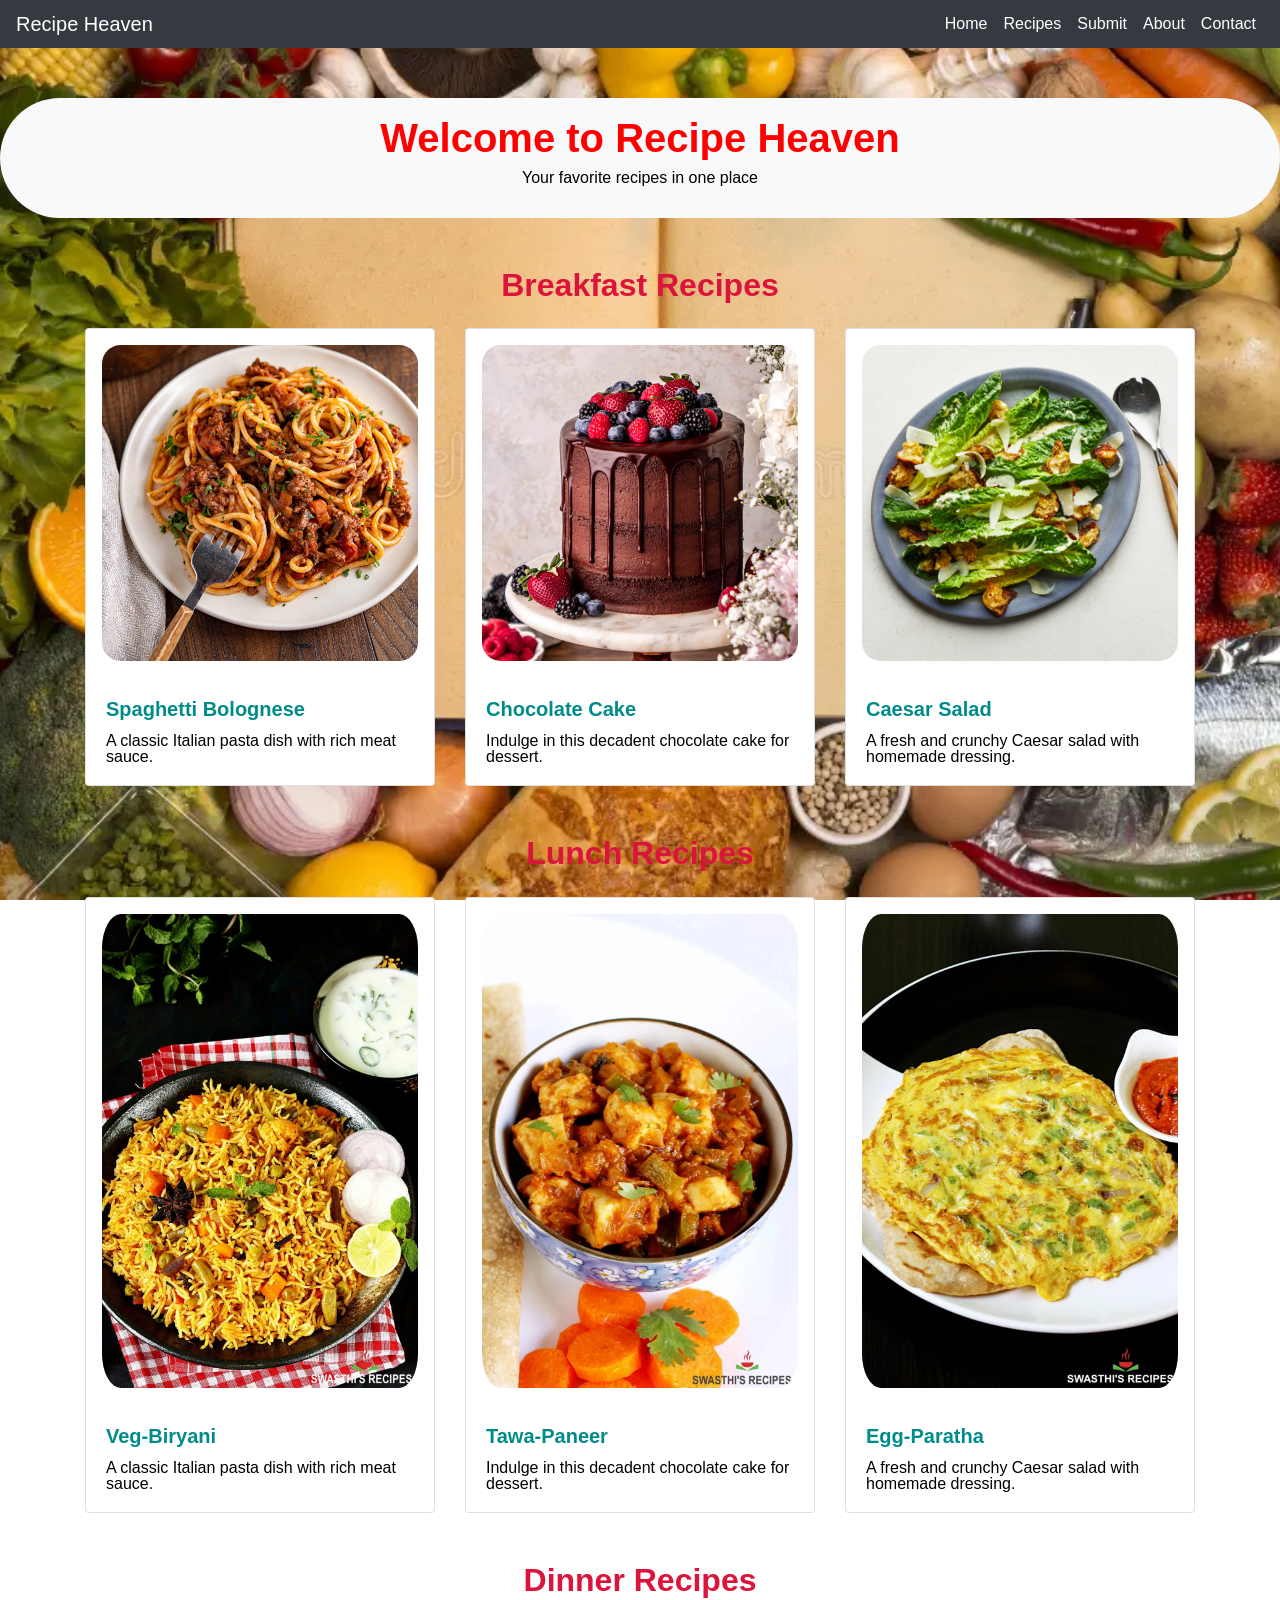
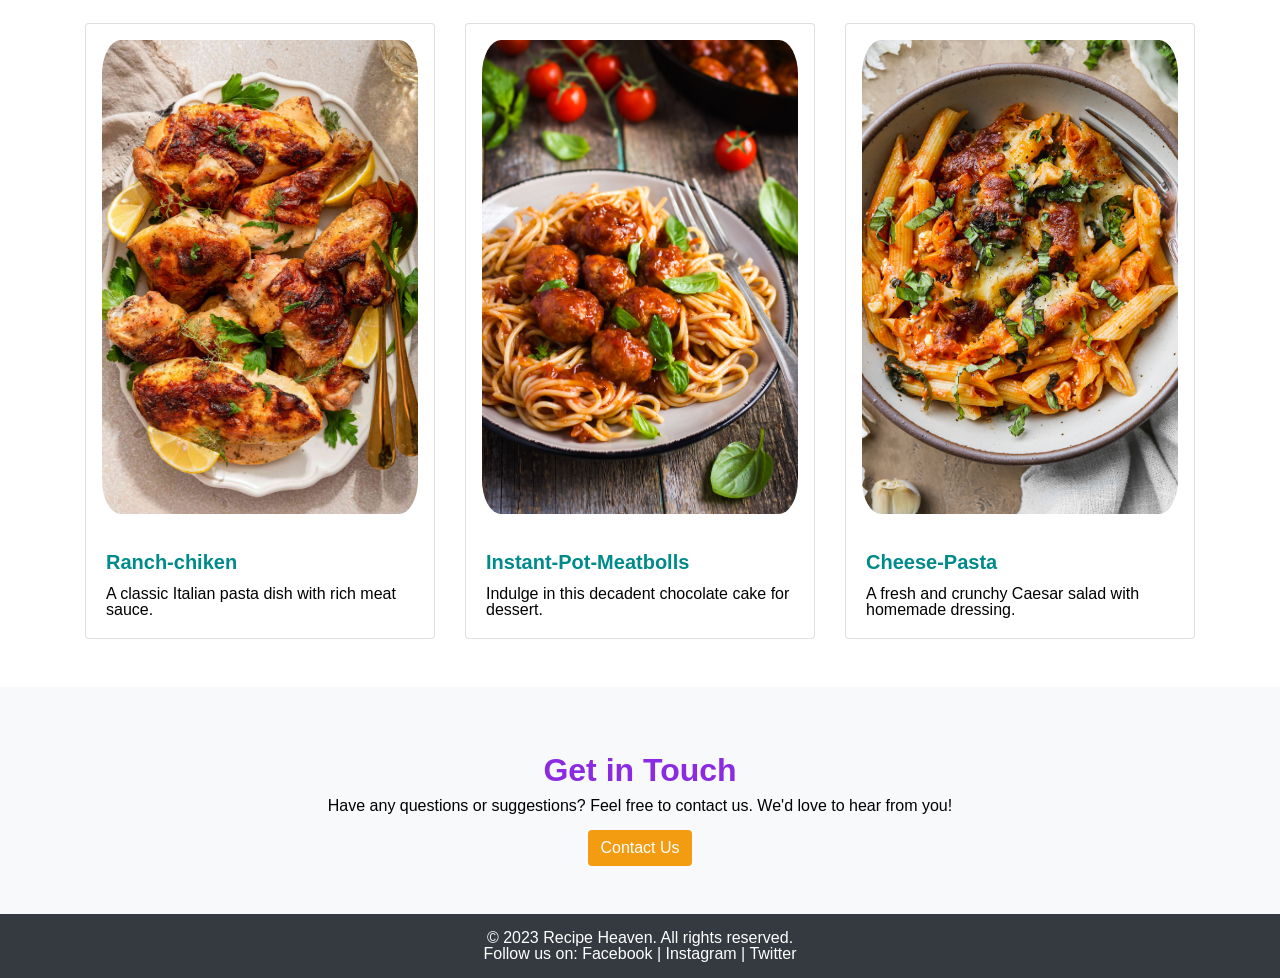
<file: index.html>
<!DOCTYPE html>
<html lang="en">
<head>
    <meta charset="UTF-8">
    <meta name="viewport" content="width=device-width, initial-scale=1.0">
    <title>Recipe Heaven</title>
    <link rel="stylesheet" href="https://stackpath.bootstrapcdn.com/bootstrap/4.5.2/css/bootstrap.min.css">
    <link rel="stylesheet" href="./style.css">
</head>
<body>

    <!-- Navigation Bar -->
    <nav class="navbar navbar-expand-lg navbar-dark bg-dark">
        <a class="navbar-brand" href="./index.html">Recipe Heaven</a>
        <button class="navbar-toggler" type="button" data-toggle="collapse" data-target="#navbarNav">
            <span class="navbar-toggler-icon"></span>
        </button>
        <div class="collapse navbar-collapse" id="navbarNav">
            <ul class="navbar-nav ml-auto">
                <li class="nav-item"><a class="nav-link" href="./index.html">Home</a></li>
                <li class="nav-item"><a class="nav-link" href="./recipe.html">Recipes</a></li>
                <li class="nav-item"><a class="nav-link" href="./submit.html">Submit</a></li>
                <li class="nav-item"><a class="nav-link" href="./about.html">About</a></li>
                <li class="nav-item"><a class="nav-link" href="./contact.html">Contact</a></li>
            </ul>
        </div>
    </nav>

    <!-- Hero Section -->
    <header class="jumbotron text-center bg-light">
        <h1>Welcome to Recipe Heaven</h1>
        <p>Your favorite recipes in one place</p>
    </header>

    <!-- Featured Recipes Section -->
    <section class="container my-5">
        <h2 class="text-center mb-4">Breakfast Recipes</h2>
        <div class="row">
            <!-- Recipe 1 -->
            <div class="col-md-4">
                <div class="card">
                    <img src="./spb.jpg" class="card-img-top" alt="Recipe 1">
                    <div class="card-body">
                        <h5 class="card-title">Spaghetti Bolognese</h5>
                        <p class="card-text">A classic Italian pasta dish with rich meat sauce.</p>
                    </div>
                </div>
            </div>
            <!-- Recipe 2 -->
            <div class="col-md-4">
                <div class="card">
                    <img src="./cake.jpg" class="card-img-top" alt="Recipe 2">
                    <div class="card-body">
                        <h5 class="card-title">Chocolate Cake</h5>
                        <p class="card-text">Indulge in this decadent chocolate cake for dessert.</p>
                    </div>
                </div>
            </div>
            <!-- Recipe 3 -->
            <div class="col-md-4">
                <div class="card">
                    <img src="./cas.jpeg" class="card-img-top" alt="Recipe 3">
                    <div class="card-body">
                        <h5 class="card-title">Caesar Salad</h5>
                        <p class="card-text">A fresh and crunchy Caesar salad with homemade dressing.</p>
                    </div>
                </div>
            </div>
        </div>
        
    </section>

    <section class="container my-5">
      <h2 class="text-center mb-4">Lunch Recipes</h2>
      <div class="row">
          <!-- Recipe 1 -->
          <div class="col-md-4">
              <div class="card">
                  <img src="./veg birayani.jpeg" class="card-img-top" alt="Recipe 1">
                  <div class="card-body">
                      <h5 class="card-title">Veg-Biryani</h5>
                      <p class="card-text">A classic Italian pasta dish with rich meat sauce.</p>
                  </div>
              </div>
          </div>
          <!-- Recipe 2 -->
          <div class="col-md-4">
              <div class="card">
                  <img src="./tawa-paneer.jpeg" class="card-img-top" alt="Recipe 2">
                  <div class="card-body">
                      <h5 class="card-title">Tawa-Paneer</h5>
                      <p class="card-text">Indulge in this decadent chocolate cake for dessert.</p>
                  </div>
              </div>
          </div>
          <!-- Recipe 3 -->
          <div class="col-md-4">
              <div class="card">
                  <img src="./egg-paratha.jpeg" class="card-img-top" alt="Recipe 3">
                  <div class="card-body">
                      <h5 class="card-title">Egg-Paratha</h5>
                      <p class="card-text">A fresh and crunchy Caesar salad with homemade dressing.</p>
                  </div>
              </div>
          </div>
      </div>
      
  </section>

  <section class="container my-5">
    <h2 class="text-center mb-4">Dinner Recipes</h2>
    <div class="row">
        <!-- Recipe 1 -->
        <div class="col-md-4">
            <div class="card">
                <img src="./rck.jpg" class="card-img-top" alt="Recipe 1">
                <div class="card-body">
                    <h5 class="card-title">Ranch-chiken</h5>
                    <p class="card-text">A classic Italian pasta dish with rich meat sauce.</p>
                </div>
            </div>
        </div>
        <!-- Recipe 2 -->
        <div class="col-md-4">
            <div class="card">
                <img src="./mpt.jpg" class="card-img-top" alt="Recipe 2">
                <div class="card-body">
                    <h5 class="card-title">Instant-Pot-Meatbolls</h5>
                    <p class="card-text">Indulge in this decadent chocolate cake for dessert.</p>
                </div>
            </div>
        </div>
        <!-- Recipe 3 -->
        <div class="col-md-4">
            <div class="card">
                <img src="./cheese p.jpeg" class="card-img-top" alt="Recipe 3">
                <div class="card-body">
                    <h5 class="card-title">Cheese-Pasta</h5>
                    <p class="card-text">A fresh and crunchy Caesar salad with homemade dressing.</p>
                </div>
            </div>
        </div>
    </div>
    
    
</section>

    <!-- Contact Section -->
    <section class="bg-light py-5">
        <div class="container text-center">
            <h2>Get in Touch</h2>
            <p>Have any questions or suggestions? Feel free to contact us. We'd love to hear from you!</p>
            <a href="./contact.html" class="btn btn-primary">Contact Us</a>
        </div>
    </section>

    <!-- Footer -->
    <footer class="bg-dark text-white text-center py-3">
        <p>&copy; 2023 Recipe Heaven. All rights reserved.</p>
        <p>Follow us on:
            <a href="#" class="text-white">Facebook</a> |
            <a href="#" class="text-white">Instagram</a> |
            <a href="#" class="text-white">Twitter</a>
        </p>
    </footer>

    <script src="https://code.jquery.com/jquery-3.5.1.slim.min.js"></script>
    <script src="https://cdn.jsdelivr.net/npm/@popperjs/core@2.0.7/dist/umd/popper.min.js"></script>
    <script src="https://stackpath.bootstrapcdn.com/bootstrap/4.5.2/js/bootstrap.min.js"></script>
</body>
</html>
</file>
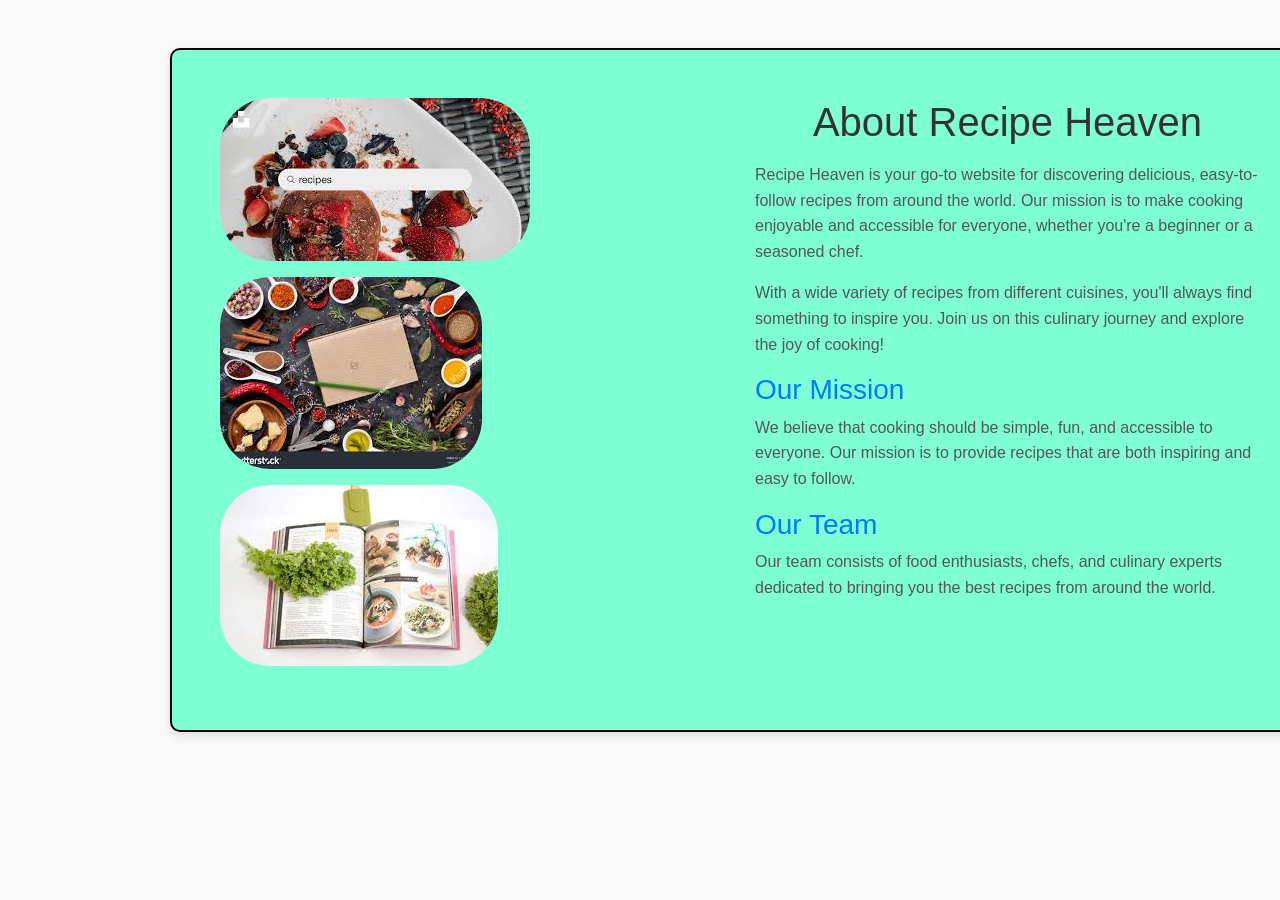
<file: about.html>
<!DOCTYPE html>
<html lang="en">
<head>
  <meta charset="UTF-8">
  <meta name="viewport" content="width=device-width, initial-scale=1.0">
  <title>About Recipe Heaven</title>
  <link rel="stylesheet" href="https://stackpath.bootstrapcdn.com/bootstrap/4.5.2/css/bootstrap.min.css">
  <link rel="stylesheet" href="./about.css">
</head>
<body>
  <!-- About Section -->
  <section class="about-section container my-5">
    <div class="row">
      <div class="col-md-6">
        <img src="./about.jpeg" alt="About Us">
        <img src="./about1.jpeg" alt="About Us">
        <img src="./about2.jpeg" alt="About Us">


      </div>
      <div class="col-md-6">
        <h2>About Recipe Heaven</h2>
        <p>Recipe Heaven is your go-to website for discovering delicious, easy-to-follow recipes from around the world. Our mission is to make cooking enjoyable and accessible for everyone, whether you're a beginner or a seasoned chef.</p>
        <p>With a wide variety of recipes from different cuisines, you'll always find something to inspire you. Join us on this culinary journey and explore the joy of cooking!</p>
        <h3>Our Mission</h3>
        <p>We believe that cooking should be simple, fun, and accessible to everyone. Our mission is to provide recipes that are both inspiring and easy to follow.</p>
        <h3>Our Team</h3>
        <p>Our team consists of food enthusiasts, chefs, and culinary experts dedicated to bringing you the best recipes from around the world.</p>
      </div>
    </div>
  </section>

  <script src="https://code.jquery.com/jquery-3.5.1.slim.min.js"></script>
  <script src="https://cdn.jsdelivr.net/npm/@popperjs/core@2.0.7/dist/umd/popper.min.js"></script>
  <script src="https://stackpath.bootstrapcdn.com/bootstrap/4.5.2/js/bootstrap.min.js"></script>
</body>
</html>
</file>
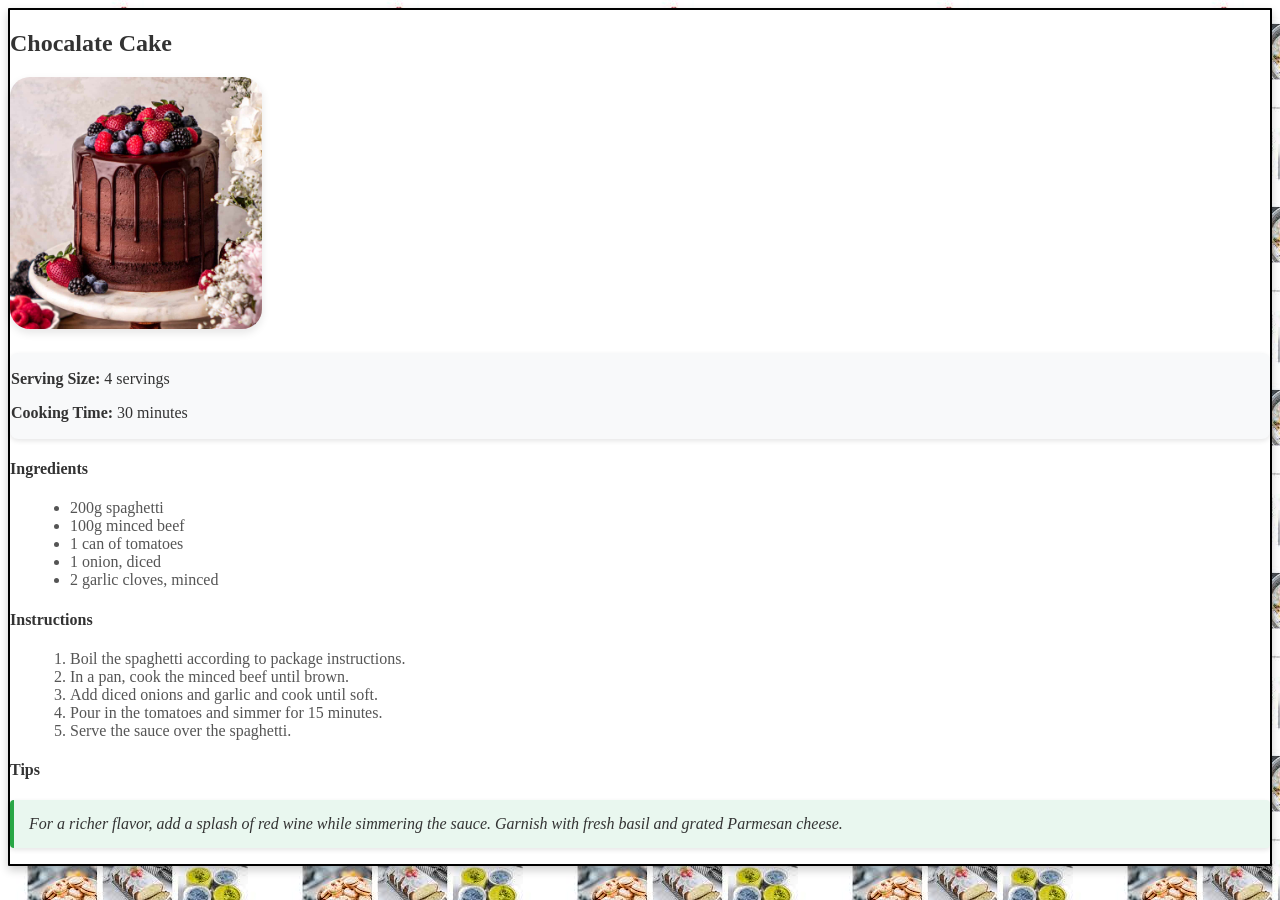
<file: chc.html>
<!DOCTYPE html>
<html lang="en">
<head>
    <meta charset="UTF-8">
    <meta name="viewport" content="width=device-width, initial-scale=1.0">
    <title>Chocalate Cake Recipe</title>
    <link rel="stylesheet" href="./chc.css">

</head>
<body>
   
    <div class="container mt-5 recipe-detail">
        <h2>Chocalate Cake</h2>
        <img src="./cake.jpg" class="img-fluid recipe-image" alt="Spaghetti Bolognese">
        
        <!-- Additional Info -->
        <div class="info-box">
            <p><strong>Serving Size:</strong> 4 servings</p>
            <p><strong>Cooking Time:</strong> 30 minutes</p>
        </div>
        
        <!-- Ingredients and Instructions -->
        <h4>Ingredients</h4>
        <ul class="ingredients-list">
            <li>200g spaghetti</li>
            <li>100g minced beef</li>
            <li>1 can of tomatoes</li>
            <li>1 onion, diced</li>
            <li>2 garlic cloves, minced</li>
            <!-- Add more ingredients as needed -->
        </ul>
        
        <h4>Instructions</h4>
        <ol class="instructions-list">
            <li>Boil the spaghetti according to package instructions.</li>
            <li>In a pan, cook the minced beef until brown.</li>
            <li>Add diced onions and garlic and cook until soft.</li>
            <li>Pour in the tomatoes and simmer for 15 minutes.</li>
            <li>Serve the sauce over the spaghetti.</li>
        </ol>

        <!-- Cooking Tips -->
        <h4>Tips</h4>
        <p class="tips">For a richer flavor, add a splash of red wine while simmering the sauce. Garnish with fresh basil and grated Parmesan cheese.</p>
    </div>
</body>
</html>
</file>
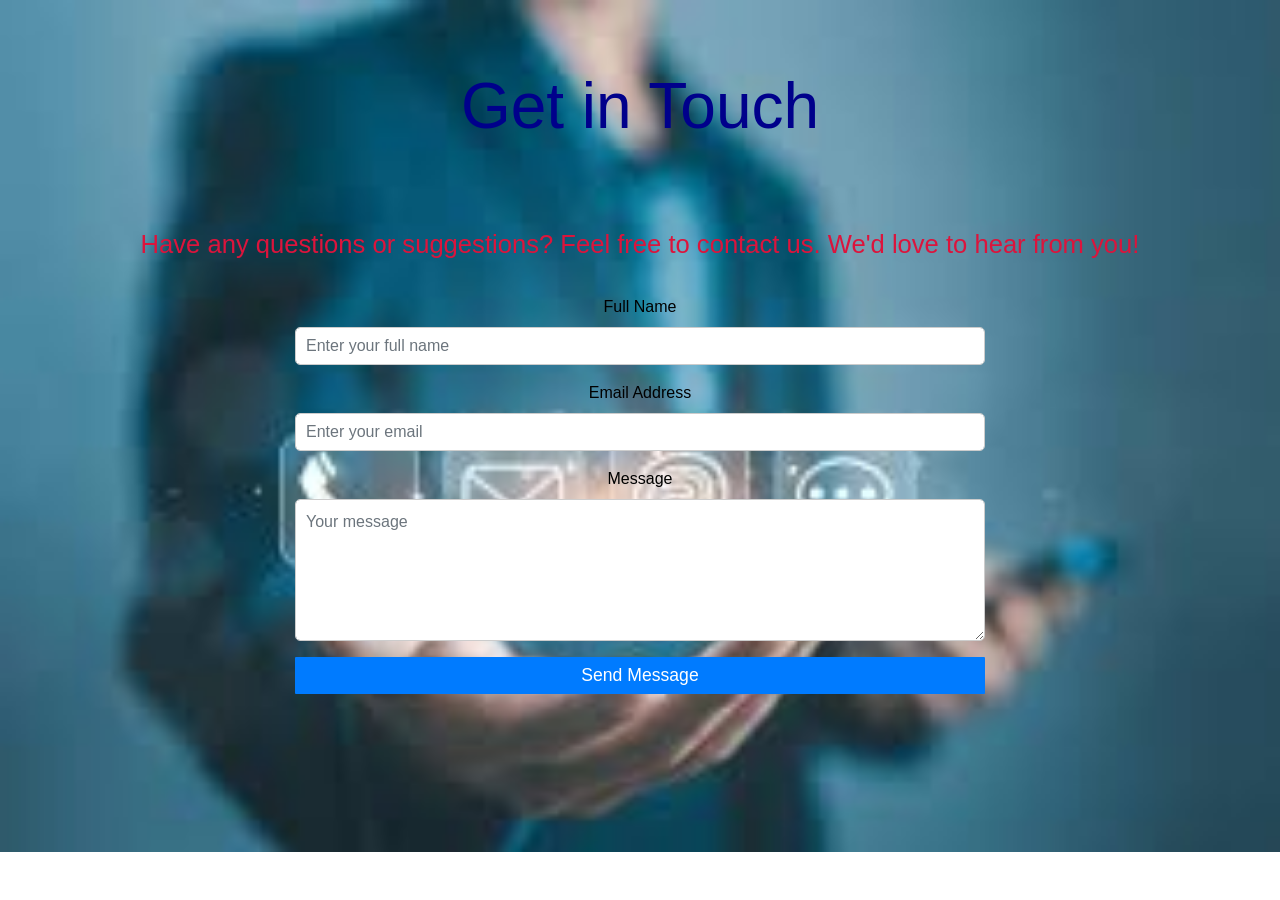
<file: contact.html>
<!DOCTYPE html>
<html lang="en">
<head>
    <meta charset="UTF-8">
    <meta name="viewport" content="width=device-width, initial-scale=1.0">
    <title>Contact Us</title>
    <link rel="stylesheet" href="https://stackpath.bootstrapcdn.com/bootstrap/4.5.2/css/bootstrap.min.css">
    <link rel="stylesheet" href="./contact.css">
</head>
<body>

    <!-- Contact Section -->
    <section class="contact-section py-5">
        <div class="container text-center">
            <h2>Get in Touch</h2>
            <p class="contact-text">Have any questions or suggestions? Feel free to contact us. We'd love to hear from you!</p>
            <div class="row justify-content-center">
                <div class="col-md-8">
                    <form action="mailto:your-email@example.com" method="post" enctype="text/plain">
                        <div class="form-group">
                            <label for="name">Full Name</label>
                            <input type="text" class="form-control" id="name" placeholder="Enter your full name" required>
                        </div>
                        <div class="form-group">
                            <label for="email">Email Address</label>
                            <input type="email" class="form-control" id="email" placeholder="Enter your email" required>
                        </div>
                        <div class="form-group">
                            <label for="message">Message</label>
                            <textarea class="form-control" id="message" rows="5" placeholder="Your message" required></textarea>
                        </div>
                        <button type="submit" class="btn btn-primary btn-block">Send Message</button>
                    </form>
                </div>
            </div>
        </div>
    </section>

    <script src="https://code.jquery.com/jquery-3.5.1.slim.min.js"></script>
    <script src="https://cdn.jsdelivr.net/npm/@popperjs/core@2.0.7/dist/umd/popper.min.js"></script>
    <script src="https://stackpath.bootstrapcdn.com/bootstrap/4.5.2/js/bootstrap.min.js"></script>
</body>
</html>
</file>
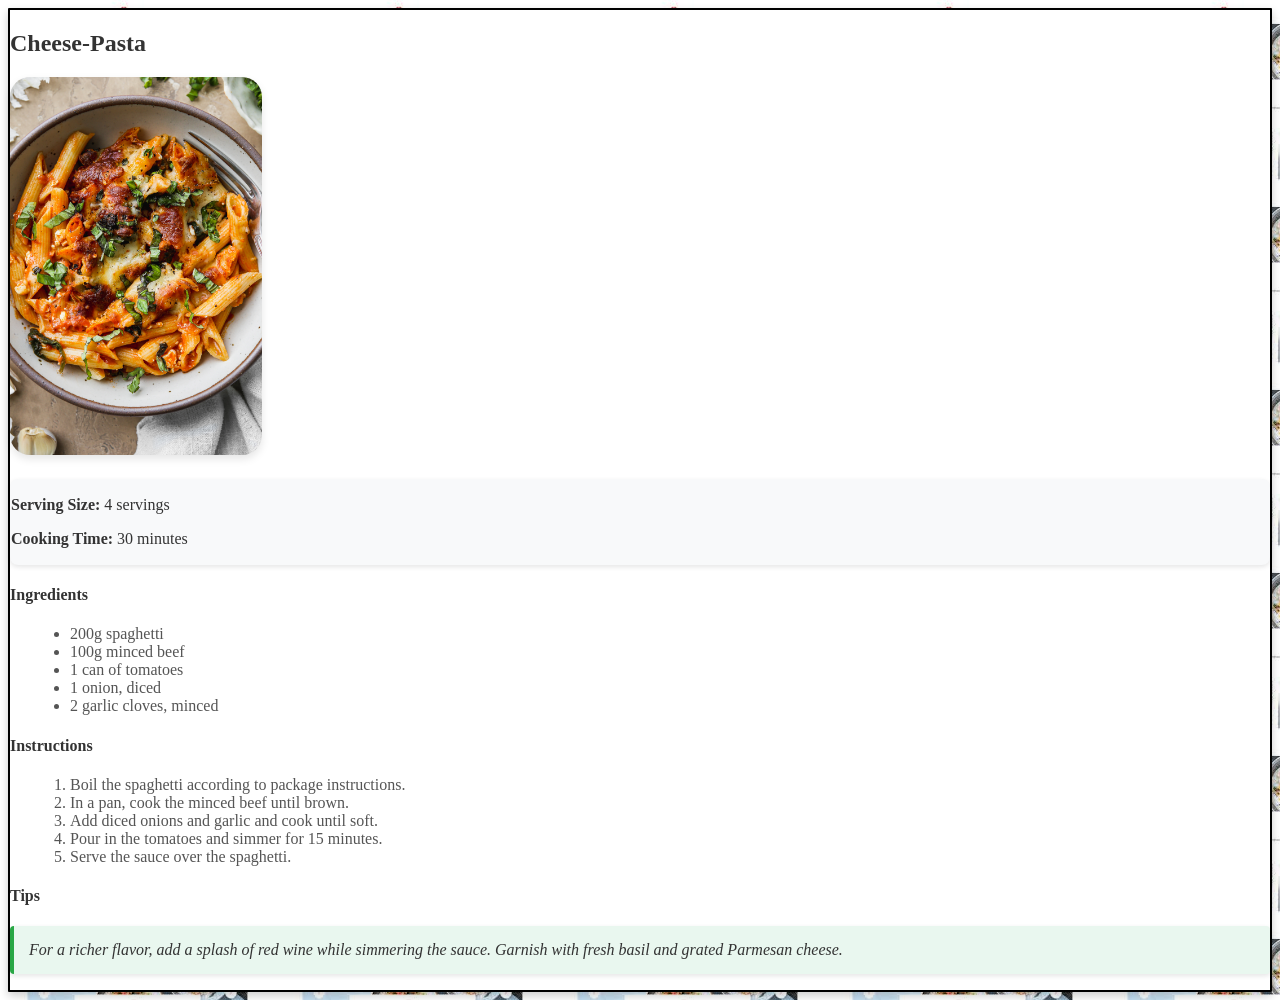
<file: cp.html>
<!DOCTYPE html>
<html lang="en">
<head>
    <meta charset="UTF-8">
    <meta name="viewport" content="width=device-width, initial-scale=1.0">
    <title>Cheese Pasta</title>
    <link rel="stylesheet" href="./cp.css">

</head>
<body>
    <div class="container mt-5 recipe-detail">
        <h2>Cheese-Pasta</h2>
        <img src="./cheese p.jpeg" class="img-fluid recipe-image" alt="Spaghetti Bolognese">
        
        <!-- Additional Info -->
        <div class="info-box">
            <p><strong>Serving Size:</strong> 4 servings</p>
            <p><strong>Cooking Time:</strong> 30 minutes</p>
        </div>
        
        <!-- Ingredients and Instructions -->
        <h4>Ingredients</h4>
        <ul class="ingredients-list">
            <li>200g spaghetti</li>
            <li>100g minced beef</li>
            <li>1 can of tomatoes</li>
            <li>1 onion, diced</li>
            <li>2 garlic cloves, minced</li>
            <!-- Add more ingredients as needed -->
        </ul>
        
        <h4>Instructions</h4>
        <ol class="instructions-list">
            <li>Boil the spaghetti according to package instructions.</li>
            <li>In a pan, cook the minced beef until brown.</li>
            <li>Add diced onions and garlic and cook until soft.</li>
            <li>Pour in the tomatoes and simmer for 15 minutes.</li>
            <li>Serve the sauce over the spaghetti.</li>
        </ol>

        <!-- Cooking Tips -->
        <h4>Tips</h4>
        <p class="tips">For a richer flavor, add a splash of red wine while simmering the sauce. Garnish with fresh basil and grated Parmesan cheese.</p>
    </div> 
</body>
</html>
</file>
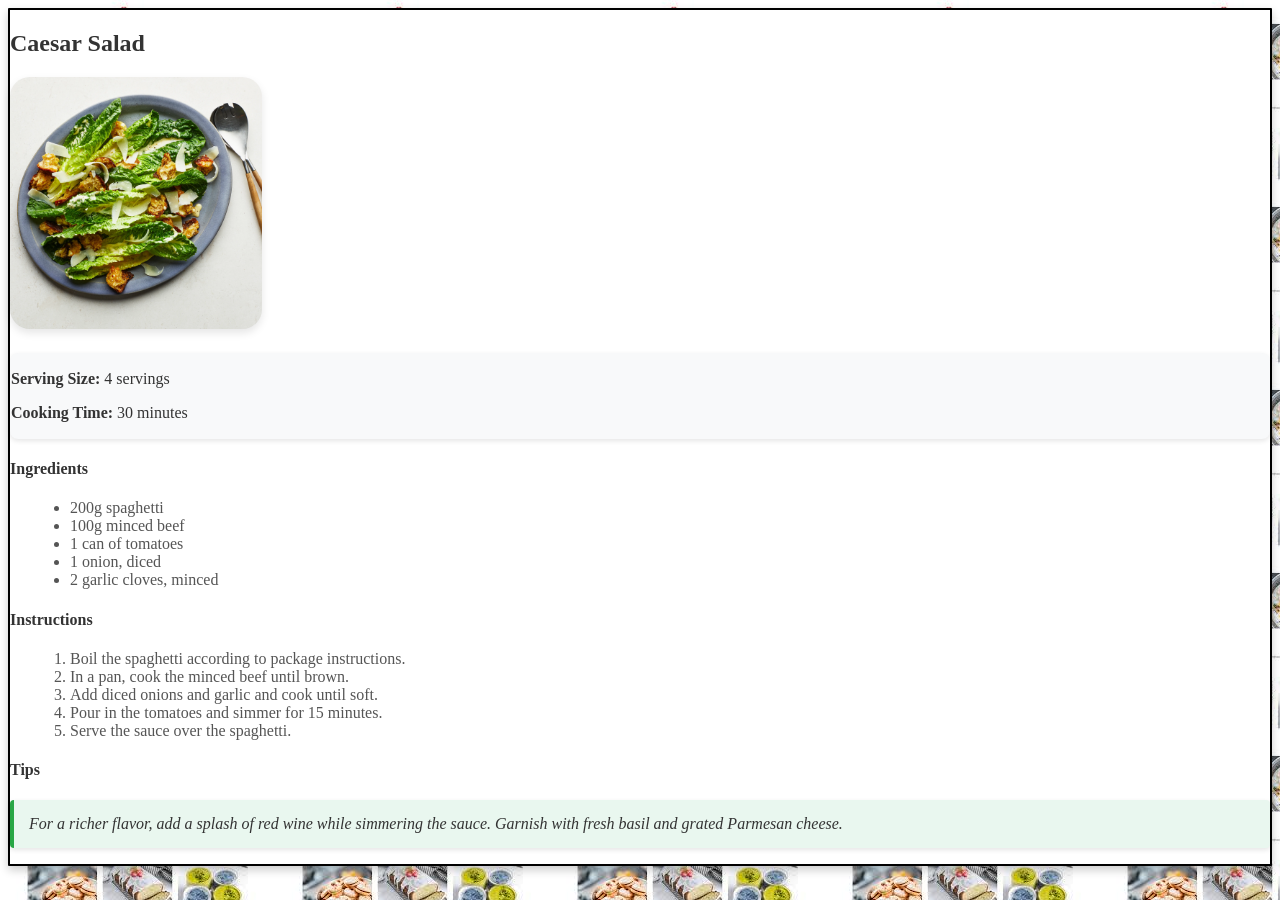
<file: cs.html>
<!DOCTYPE html>
<html lang="en">
<head>
    <meta charset="UTF-8">
    <meta name="viewport" content="width=device-width, initial-scale=1.0">
    <title>Caesar Salad</title>
    <link rel="stylesheet" href="./cs.css">

</head>
<body>
    <div class="container mt-5 recipe-detail">
        <h2>Caesar Salad</h2>
        <img src="./cas.jpeg" class="img-fluid recipe-image" alt="Spaghetti Bolognese">
        
        <!-- Additional Info -->
        <div class="info-box">
            <p><strong>Serving Size:</strong> 4 servings</p>
            <p><strong>Cooking Time:</strong> 30 minutes</p>
        </div>
        
        <!-- Ingredients and Instructions -->
        <h4>Ingredients</h4>
        <ul class="ingredients-list">
            <li>200g spaghetti</li>
            <li>100g minced beef</li>
            <li>1 can of tomatoes</li>
            <li>1 onion, diced</li>
            <li>2 garlic cloves, minced</li>
            <!-- Add more ingredients as needed -->
        </ul>
        
        <h4>Instructions</h4>
        <ol class="instructions-list">
            <li>Boil the spaghetti according to package instructions.</li>
            <li>In a pan, cook the minced beef until brown.</li>
            <li>Add diced onions and garlic and cook until soft.</li>
            <li>Pour in the tomatoes and simmer for 15 minutes.</li>
            <li>Serve the sauce over the spaghetti.</li>
        </ol>
         <!-- Cooking Tips -->
         <h4>Tips</h4>
         <p class="tips">For a richer flavor, add a splash of red wine while simmering the sauce. Garnish with fresh basil and grated Parmesan cheese.</p>
     </div>
</body>
</html>
</file>
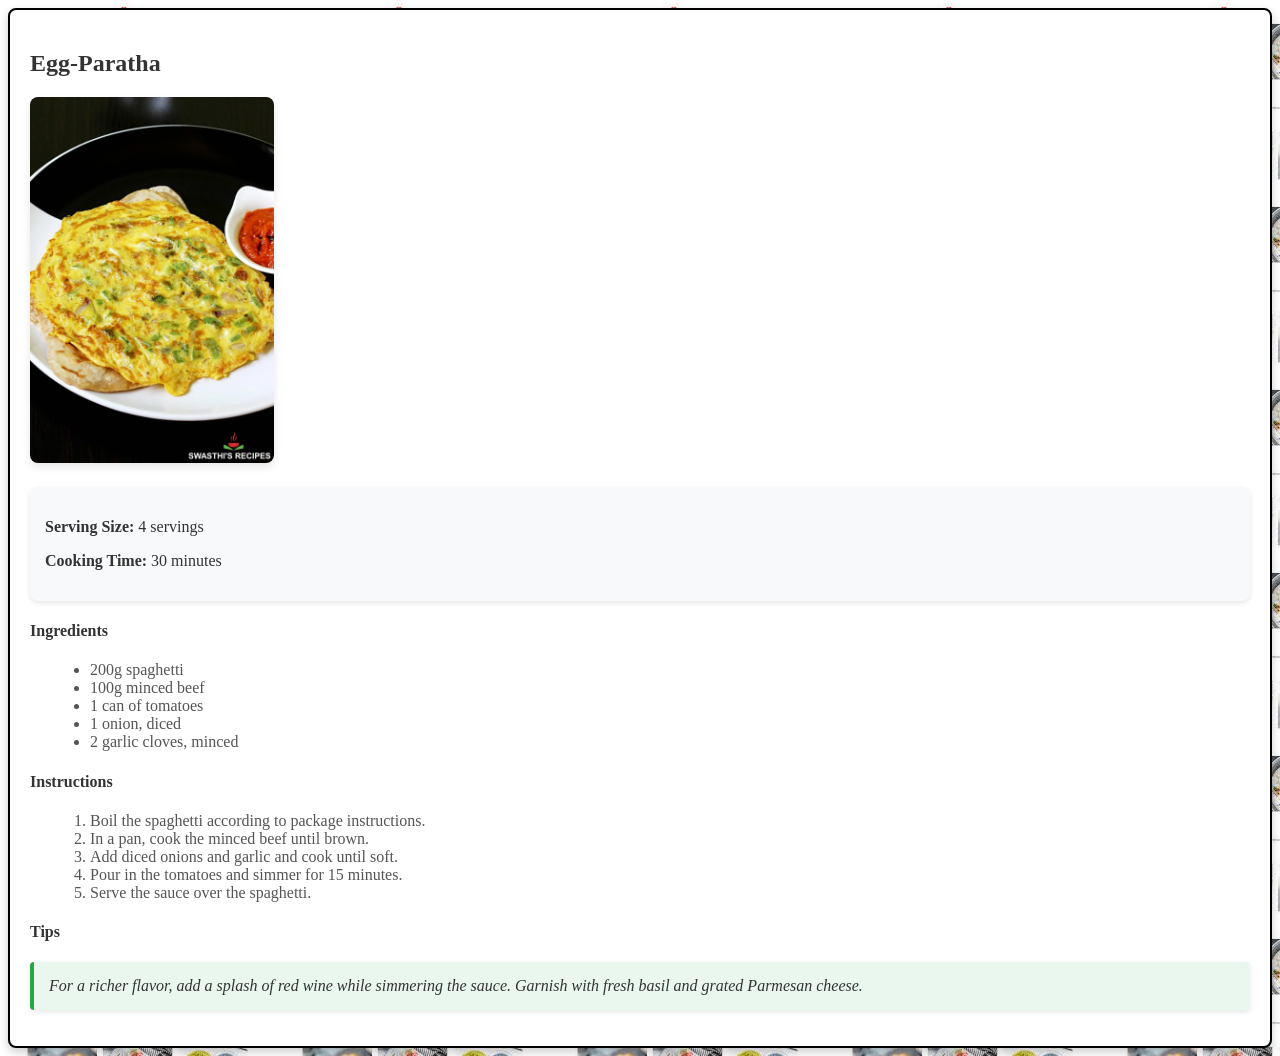
<file: ep.html>
<!DOCTYPE html>
<html lang="en">
<head>
    <meta charset="UTF-8">
    <meta name="viewport" content="width=device-width, initial-scale=1.0">
    <title>Egg-Paratha</title>
    <link rel="stylesheet" href="./ep.css">

</head>
<body>
    <div class="container mt-5 recipe-detail">
        <h2>Egg-Paratha</h2>
        <img src="./egg-paratha.jpeg" class="img-fluid recipe-image" alt="Spaghetti Bolognese">
        
        <!-- Additional Info -->
        <div class="info-box">
            <p><strong>Serving Size:</strong> 4 servings</p>
            <p><strong>Cooking Time:</strong> 30 minutes</p>
        </div>
        
        <!-- Ingredients and Instructions -->
        <h4>Ingredients</h4>
        <ul class="ingredients-list">
            <li>200g spaghetti</li>
            <li>100g minced beef</li>
            <li>1 can of tomatoes</li>
            <li>1 onion, diced</li>
            <li>2 garlic cloves, minced</li>
            <!-- Add more ingredients as needed -->
        </ul>
        
        <h4>Instructions</h4>
        <ol class="instructions-list">
            <li>Boil the spaghetti according to package instructions.</li>
            <li>In a pan, cook the minced beef until brown.</li>
            <li>Add diced onions and garlic and cook until soft.</li>
            <li>Pour in the tomatoes and simmer for 15 minutes.</li>
            <li>Serve the sauce over the spaghetti.</li>
        </ol>

        <!-- Cooking Tips -->
        <h4>Tips</h4>
        <p class="tips">For a richer flavor, add a splash of red wine while simmering the sauce. Garnish with fresh basil and grated Parmesan cheese.</p>
    </div>

</body>
</html>
</file>
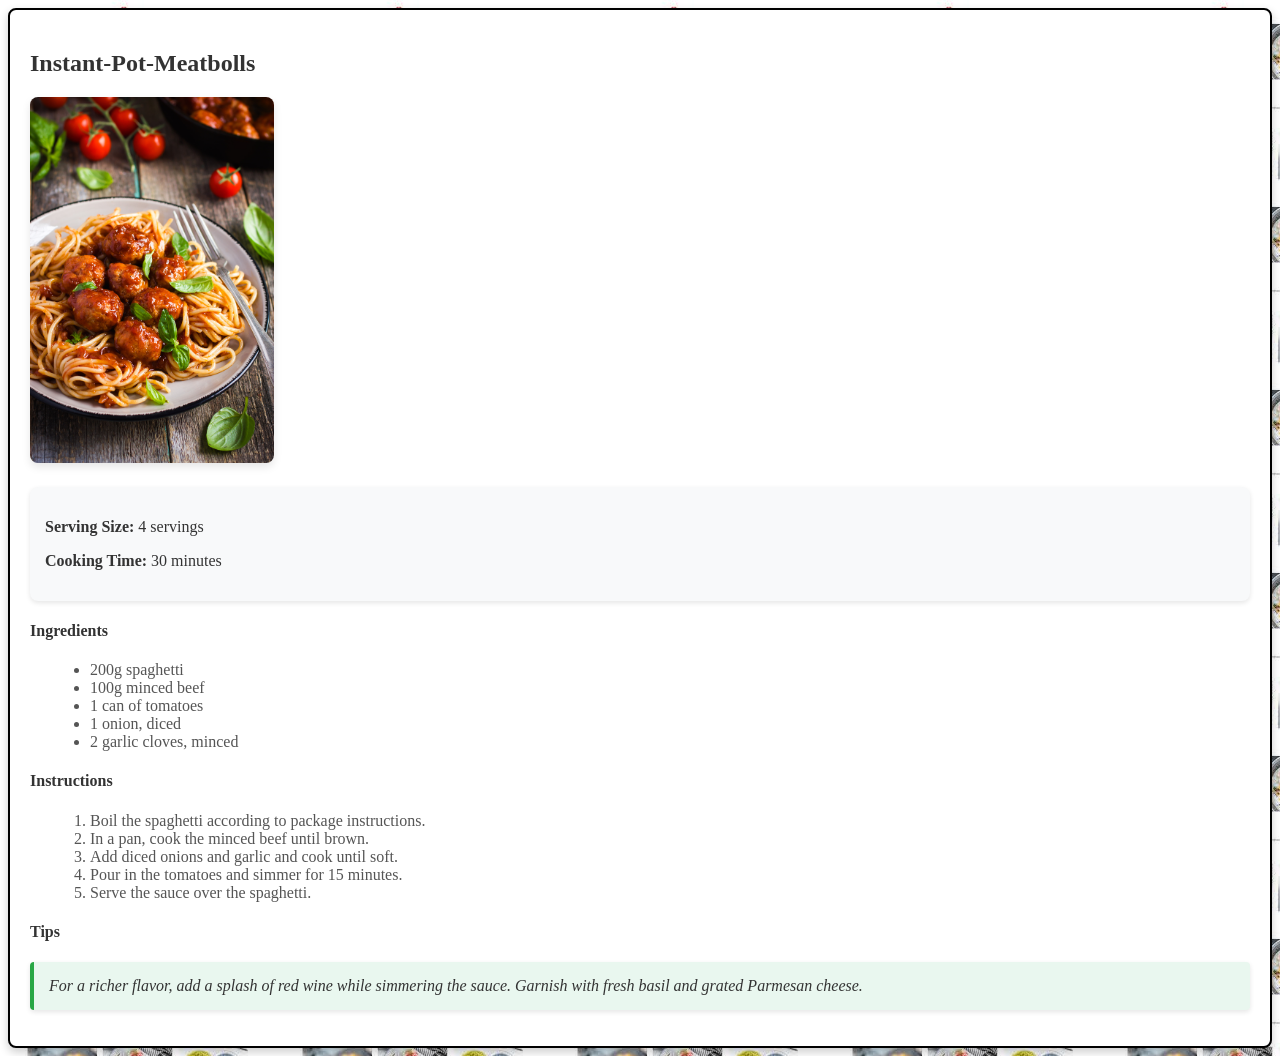
<file: ipm.html>
<!DOCTYPE html>
<html lang="en">
<head>
    <meta charset="UTF-8">
    <meta name="viewport" content="width=device-width, initial-scale=1.0">
    <title>Instant-Pot-Meatbolls</title>
    <link rel="stylesheet" href="./ipm.css">

</head>
<body>
    <div class="container mt-5 recipe-detail">
        <h2>Instant-Pot-Meatbolls</h2>
        <img src="./mpt.jpg" class="img-fluid recipe-image" alt="Spaghetti Bolognese">
        
        <!-- Additional Info -->
        <div class="info-box">
            <p><strong>Serving Size:</strong> 4 servings</p>
            <p><strong>Cooking Time:</strong> 30 minutes</p>
        </div>
        
        <!-- Ingredients and Instructions -->
        <h4>Ingredients</h4>
        <ul class="ingredients-list">
            <li>200g spaghetti</li>
            <li>100g minced beef</li>
            <li>1 can of tomatoes</li>
            <li>1 onion, diced</li>
            <li>2 garlic cloves, minced</li>
            <!-- Add more ingredients as needed -->
        </ul>
        
        <h4>Instructions</h4>
        <ol class="instructions-list">
            <li>Boil the spaghetti according to package instructions.</li>
            <li>In a pan, cook the minced beef until brown.</li>
            <li>Add diced onions and garlic and cook until soft.</li>
            <li>Pour in the tomatoes and simmer for 15 minutes.</li>
            <li>Serve the sauce over the spaghetti.</li>
        </ol>

        <!-- Cooking Tips -->
        <h4>Tips</h4>
        <p class="tips">For a richer flavor, add a splash of red wine while simmering the sauce. Garnish with fresh basil and grated Parmesan cheese.</p>
    </div>

</body>
</html>
</file>
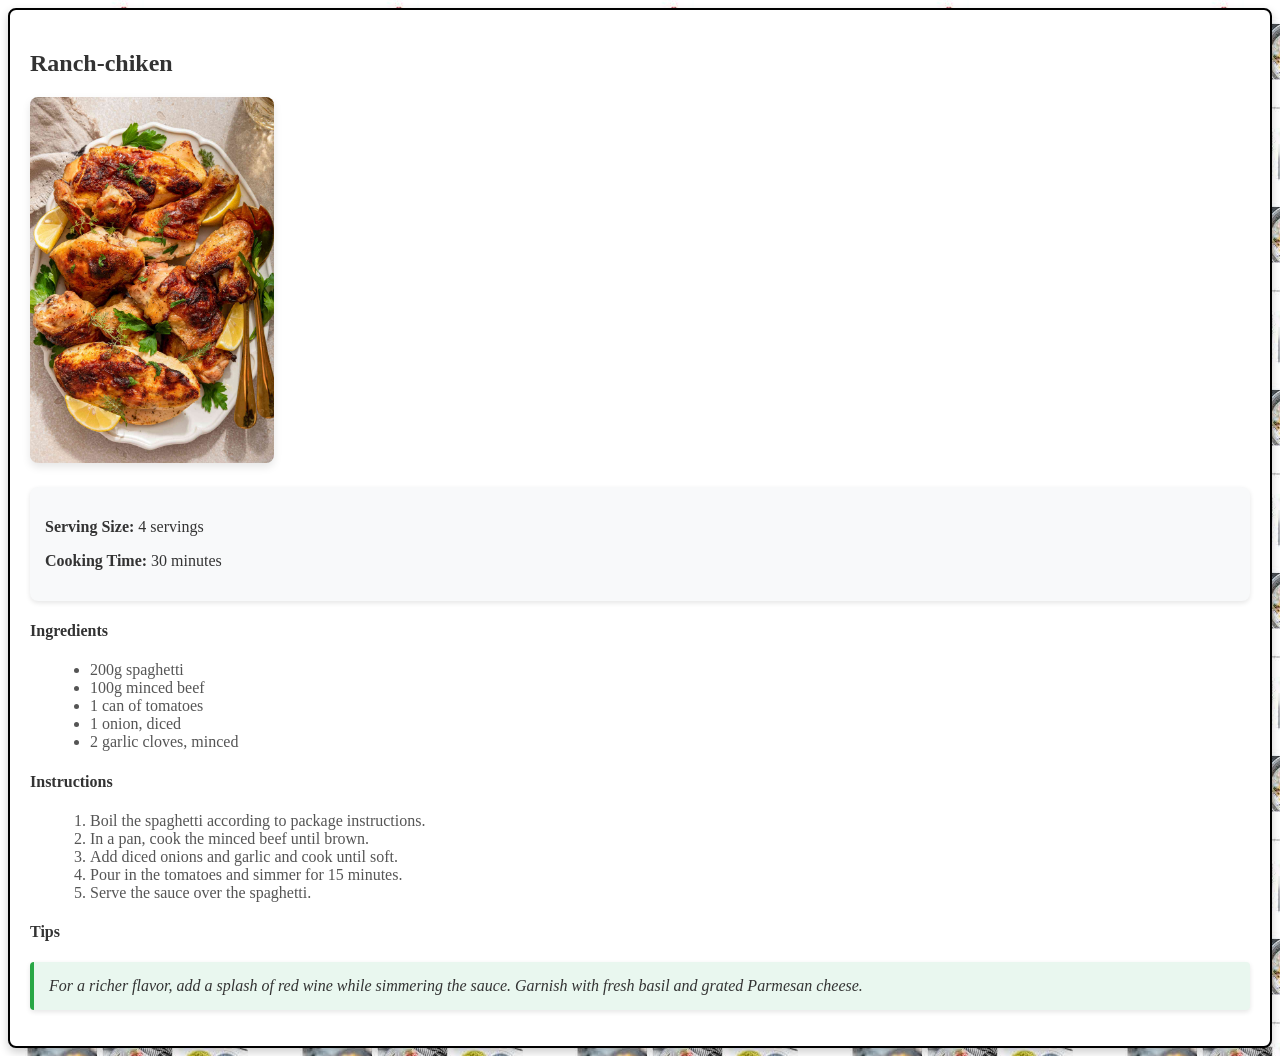
<file: rc.html>
<!DOCTYPE html>
<html lang="en">
<head>
    <meta charset="UTF-8">
    <meta name="viewport" content="width=device-width, initial-scale=1.0">
    <title>Ranch-chiken</title>
    <link rel="stylesheet" href="./rc.css">

</head>
<body>
    <div class="container mt-5 recipe-detail">
        <h2>Ranch-chiken</h2>
        <img src="./rck.jpg" class="img-fluid recipe-image" alt="Spaghetti Bolognese">
        
        <!-- Additional Info -->
        <div class="info-box">
            <p><strong>Serving Size:</strong> 4 servings</p>
            <p><strong>Cooking Time:</strong> 30 minutes</p>
        </div>
        
        <!-- Ingredients and Instructions -->
        <h4>Ingredients</h4>
        <ul class="ingredients-list">
            <li>200g spaghetti</li>
            <li>100g minced beef</li>
            <li>1 can of tomatoes</li>
            <li>1 onion, diced</li>
            <li>2 garlic cloves, minced</li>
            <!-- Add more ingredients as needed -->
        </ul>
        
        <h4>Instructions</h4>
        <ol class="instructions-list">
            <li>Boil the spaghetti according to package instructions.</li>
            <li>In a pan, cook the minced beef until brown.</li>
            <li>Add diced onions and garlic and cook until soft.</li>
            <li>Pour in the tomatoes and simmer for 15 minutes.</li>
            <li>Serve the sauce over the spaghetti.</li>
        </ol>

        <!-- Cooking Tips -->
        <h4>Tips</h4>
        <p class="tips">For a richer flavor, add a splash of red wine while simmering the sauce. Garnish with fresh basil and grated Parmesan cheese.</p>
    </div>

</body>
</html>
</file>
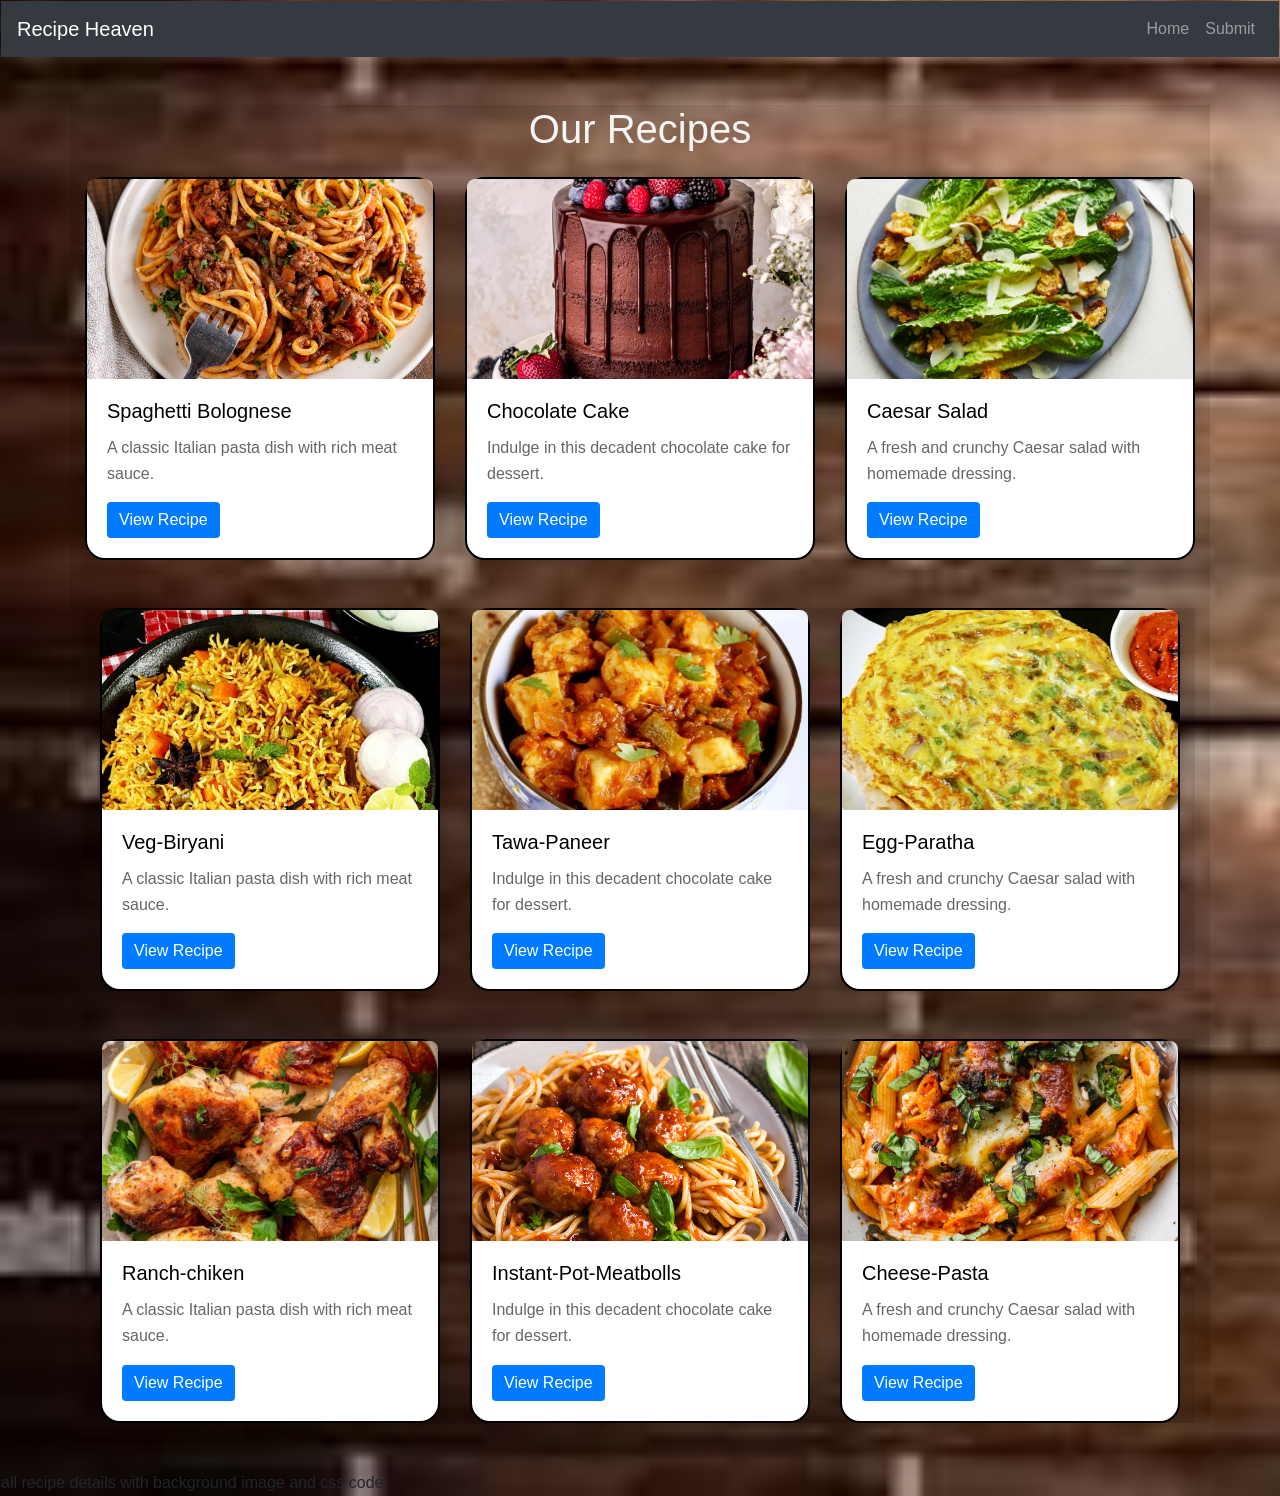
<file: recipe.html>
<!DOCTYPE html>
<html lang="en">
<head>
    <meta charset="UTF-8">
    <meta name="viewport" content="width=device-width, initial-scale=1.0">
    <title>Recipes - Recipe Heaven</title>
    <link rel="stylesheet" href="https://stackpath.bootstrapcdn.com/bootstrap/4.5.2/css/bootstrap.min.css">
    <link rel="stylesheet" href="./recipe.css">
</head>
<body>

    <!-- Navigation Bar -->
    <nav class="navbar navbar-expand-lg navbar-dark bg-dark">
        <a class="navbar-brand" href="./index.html">Recipe Heaven</a>
        <button class="navbar-toggler" type="button" data-toggle="collapse" data-target="#navbarNav">
            <span class="navbar-toggler-icon"></span>
        </button>
        <div class="collapse navbar-collapse" id="navbarNav">
            <ul class="navbar-nav ml-auto">
                <li class="nav-item"><a class="nav-link" href="./index.html">Home</a></li>
                <li class="nav-item"><a class="nav-link" href="./submit.html">Submit</a></li>
            </ul>
        </div>
    </nav>

    <!-- Recipe List -->
    <div class="container mt-5">
        <h2 class="text-center">Our Recipes</h2>
        <div class="row mt-4">
          <div class="col-md-4">
            <div class="card">
                <img src="./spb.jpg" class="card-img-top" alt="Recipe 1">
                <div class="card-body">
                    <h5 class="card-title">Spaghetti Bolognese</h5>
                    <p class="card-text">A classic Italian pasta dish with rich meat sauce.</p>
                    <a href="./sb.html" class="btn btn-primary">View Recipe</a>
                </div>
            </div>
        </div>
        <!-- Recipe 2 -->
        <div class="col-md-4">
            <div class="card">
                <img src="./cake.jpg" class="card-img-top" alt="Recipe 2">
                <div class="card-body">
                    <h5 class="card-title">Chocolate Cake</h5>
                    <p class="card-text">Indulge in this decadent chocolate cake for dessert.</p>
                    <a href="./chc.html" class="btn btn-primary">View Recipe</a>
                </div>
            </div>
        </div>
        <!-- Recipe 3 -->
        <div class="col-md-4">
            <div class="card">
                <img src="./cas.jpeg" class="card-img-top" alt="Recipe 3">
                <div class="card-body">
                    <h5 class="card-title">Caesar Salad</h5>
                    <p class="card-text">A fresh and crunchy Caesar salad with homemade dressing.</p>
                    <a href="./cs.html" class="btn btn-primary">View Recipe</a>
                </div>
            </div>
        </div>
    </div>
    
</section>

<section class="container my-5">
  <div class="row">
      <!-- Recipe 1 -->
      <div class="col-md-4">
          <div class="card">
              <img src="./veg birayani.jpeg" class="card-img-top" alt="Recipe 1">
              <div class="card-body">
                  <h5 class="card-title">Veg-Biryani</h5>
                  <p class="card-text">A classic Italian pasta dish with rich meat sauce.</p>
                  <a href="./vb.html" class="btn btn-primary">View Recipe</a>
              </div>
          </div>
      </div>
      <!-- Recipe 2 -->
      <div class="col-md-4">
          <div class="card">
              <img src="./tawa-paneer.jpeg" class="card-img-top" alt="Recipe 2">
              <div class="card-body">
                  <h5 class="card-title">Tawa-Paneer</h5>
                  <p class="card-text">Indulge in this decadent chocolate cake for dessert.</p>
                  <a href="./tp.html" class="btn btn-primary">View Recipe</a>
              </div>
          </div>
      </div>
      <!-- Recipe 3 -->
      <div class="col-md-4">
          <div class="card">
              <img src="./egg-paratha.jpeg" class="card-img-top" alt="Recipe 3">
              <div class="card-body">
                  <h5 class="card-title">Egg-Paratha</h5>
                  <p class="card-text">A fresh and crunchy Caesar salad with homemade dressing.</p>
                  <a href="./ep.html" class="btn btn-primary">View Recipe</a>
              </div>
          </div>
      </div>
  </div>
  
</section>

<section class="container my-5">
<div class="row">
    <!-- Recipe 1 -->
    <div class="col-md-4">
        <div class="card">
            <img src="./rck.jpg" class="card-img-top" alt="Recipe 1">
            <div class="card-body">
                <h5 class="card-title">Ranch-chiken</h5>
                <p class="card-text">A classic Italian pasta dish with rich meat sauce.</p>
                <a href="./rc.html" class="btn btn-primary">View Recipe</a>
            </div>
        </div>
    </div>
    <!-- Recipe 2 -->
    <div class="col-md-4">
        <div class="card">
            <img src="./mpt.jpg" class="card-img-top" alt="Recipe 2">
            <div class="card-body">
                <h5 class="card-title">Instant-Pot-Meatbolls</h5>
                <p class="card-text">Indulge in this decadent chocolate cake for dessert.</p>
                <a href="./ipm.html" class="btn btn-primary">View Recipe</a>
            </div>
        </div>
    </div>
    <!-- Recipe 3 -->
    <div class="col-md-4">
        <div class="card">
            <img src="./cheese p.jpeg" class="card-img-top" alt="Recipe 3">
            <div class="card-body">
                <h5 class="card-title">Cheese-Pasta</h5>
                <p class="card-text">A fresh and crunchy Caesar salad with homemade dressing.</p>
                <a href="./cp.html" class="btn btn-primary">View Recipe</a>
            </div>
        </div>
    </div>
        </div>
    </div>

    <script src="https://code.jquery.com/jquery-3.5.1.slim.min.js"></script>
    <script src="https://cdn.jsdelivr.net/npm/@popperjs/core@2.0.7/dist/umd/popper.min.js"></script>
    <script src="https://stackpath.bootstrapcdn.com/bootstrap/4.5.2/js/bootstrap.min.js"></script>
</body>
</html>all recipe details with background image and css code
</file>
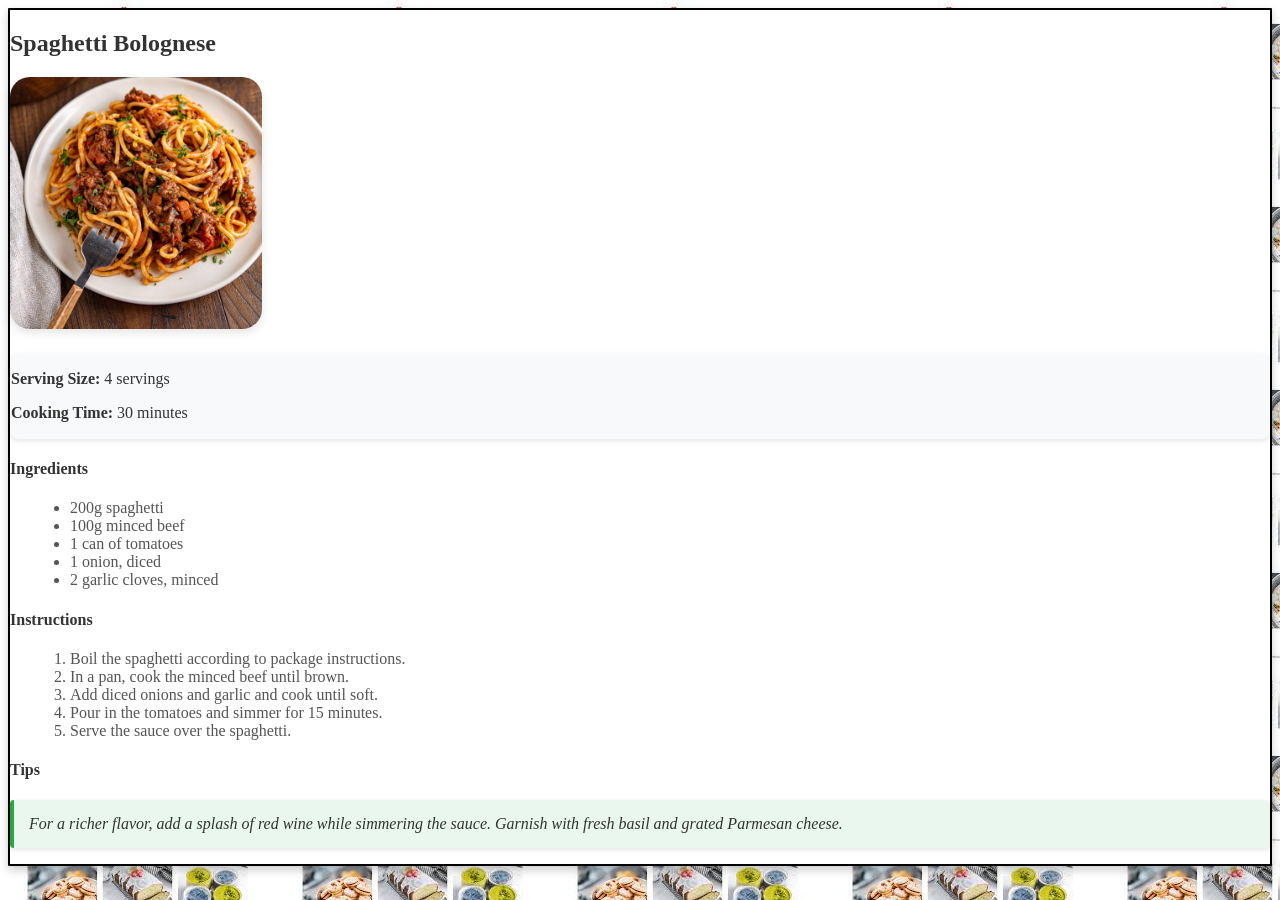
<file: sb.html>
<!DOCTYPE html>
<html lang="en">
<head>
    <meta charset="UTF-8">
    <meta name="viewport" content="width=device-width, initial-scale=1.0">
    <title>Spaghetti Bolognese</title>
    <link rel="stylesheet" href="./sb.css">

</head>
<body>
    <div class="container mt-5 recipe-detail">
        <h2>Spaghetti Bolognese</h2>
        <img src="./spb.jpg" class="img-fluid recipe-image" alt="Spaghetti Bolognese">
        
        <!-- Additional Info -->
        <div class="info-box">
            <p><strong>Serving Size:</strong> 4 servings</p>
            <p><strong>Cooking Time:</strong> 30 minutes</p>
        </div>
        
        <!-- Ingredients and Instructions -->
        <h4>Ingredients</h4>
        <ul class="ingredients-list">
            <li>200g spaghetti</li>
            <li>100g minced beef</li>
            <li>1 can of tomatoes</li>
            <li>1 onion, diced</li>
            <li>2 garlic cloves, minced</li>
            <!-- Add more ingredients as needed -->
        </ul>
        
        <h4>Instructions</h4>
        <ol class="instructions-list">
            <li>Boil the spaghetti according to package instructions.</li>
            <li>In a pan, cook the minced beef until brown.</li>
            <li>Add diced onions and garlic and cook until soft.</li>
            <li>Pour in the tomatoes and simmer for 15 minutes.</li>
            <li>Serve the sauce over the spaghetti.</li>
        </ol>
         <!-- Cooking Tips -->
         <h4>Tips</h4>
         <p class="tips">For a richer flavor, add a splash of red wine while simmering the sauce. Garnish with fresh basil and grated Parmesan cheese.</p>
     </div>

</body>
</html>
</file>
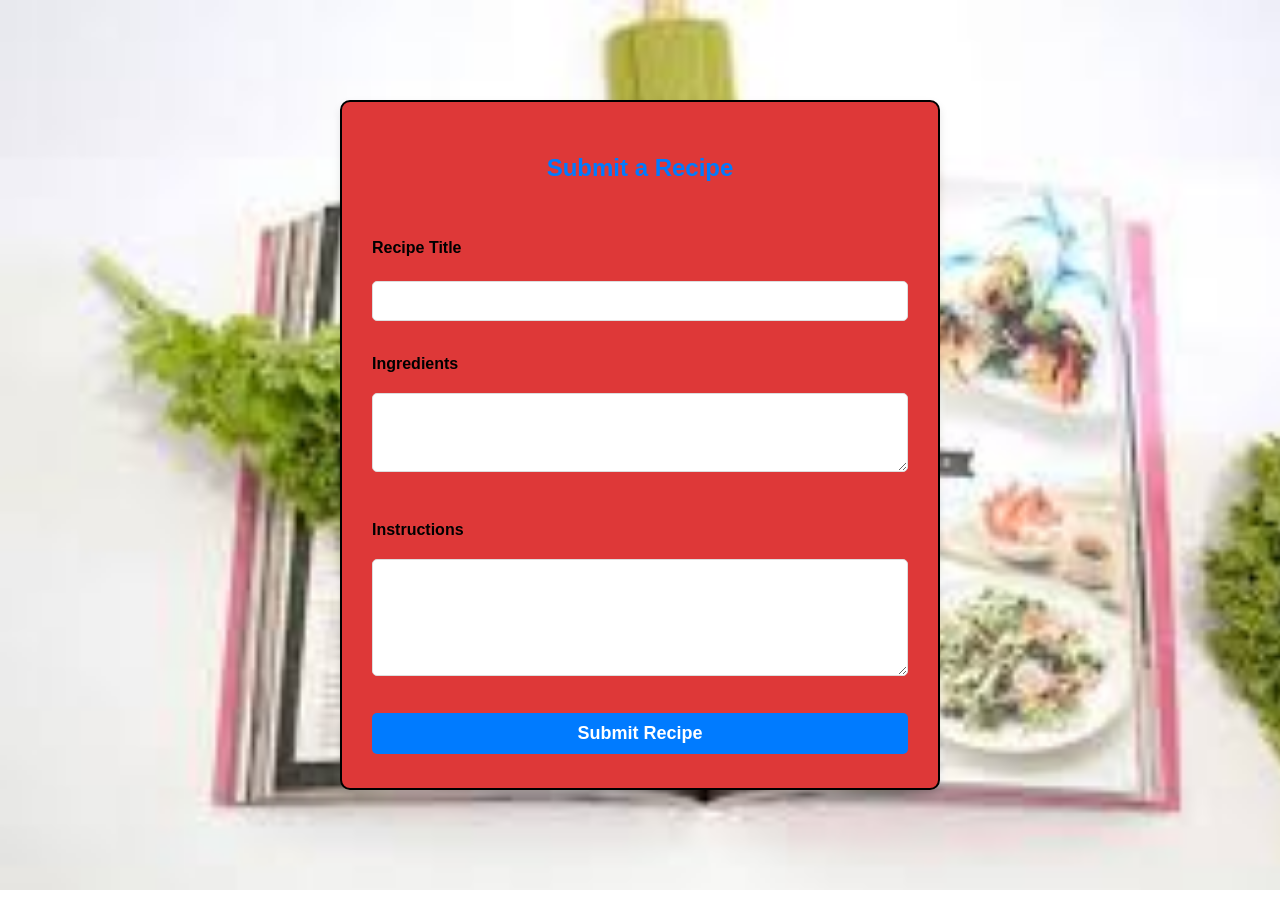
<file: submit.html>
<!DOCTYPE html>
<html lang="en">
<head>
    <meta charset="UTF-8">
    <meta name="viewport" content="width=device-width, initial-scale=1.0">
    <title>Submit</title>
    <link rel="stylesheet" href="./submit.css">

</head>
<body>
  <form class="submit-form" action="./submit.png" method="post">

  
    <section id="submit" class="p-5">
        <div class="container" action="./submit.jpeg" method="post">
          <h2>Submit a Recipe</h2>
          <form>
            <div class="form-group">
              <label for="recipeTitle">Recipe Title</label>
              <input type="text" class="form-control" id="recipeTitle" required>
            </div>
            <div class="form-group">
              <label for="ingredients">Ingredients</label>
              <textarea class="form-control" id="ingredients" rows="3" required></textarea>
            </div>
            <div class="form-group">
              <label for="instructions">Instructions</label>
              <textarea class="form-control" id="instructions" rows="5" required></textarea>
            </div>
            <button type="submit" class="btn btn-primary">Submit Recipe</button>
          </form>
        </div>
      </section>
      
</body>
</html>
</file>
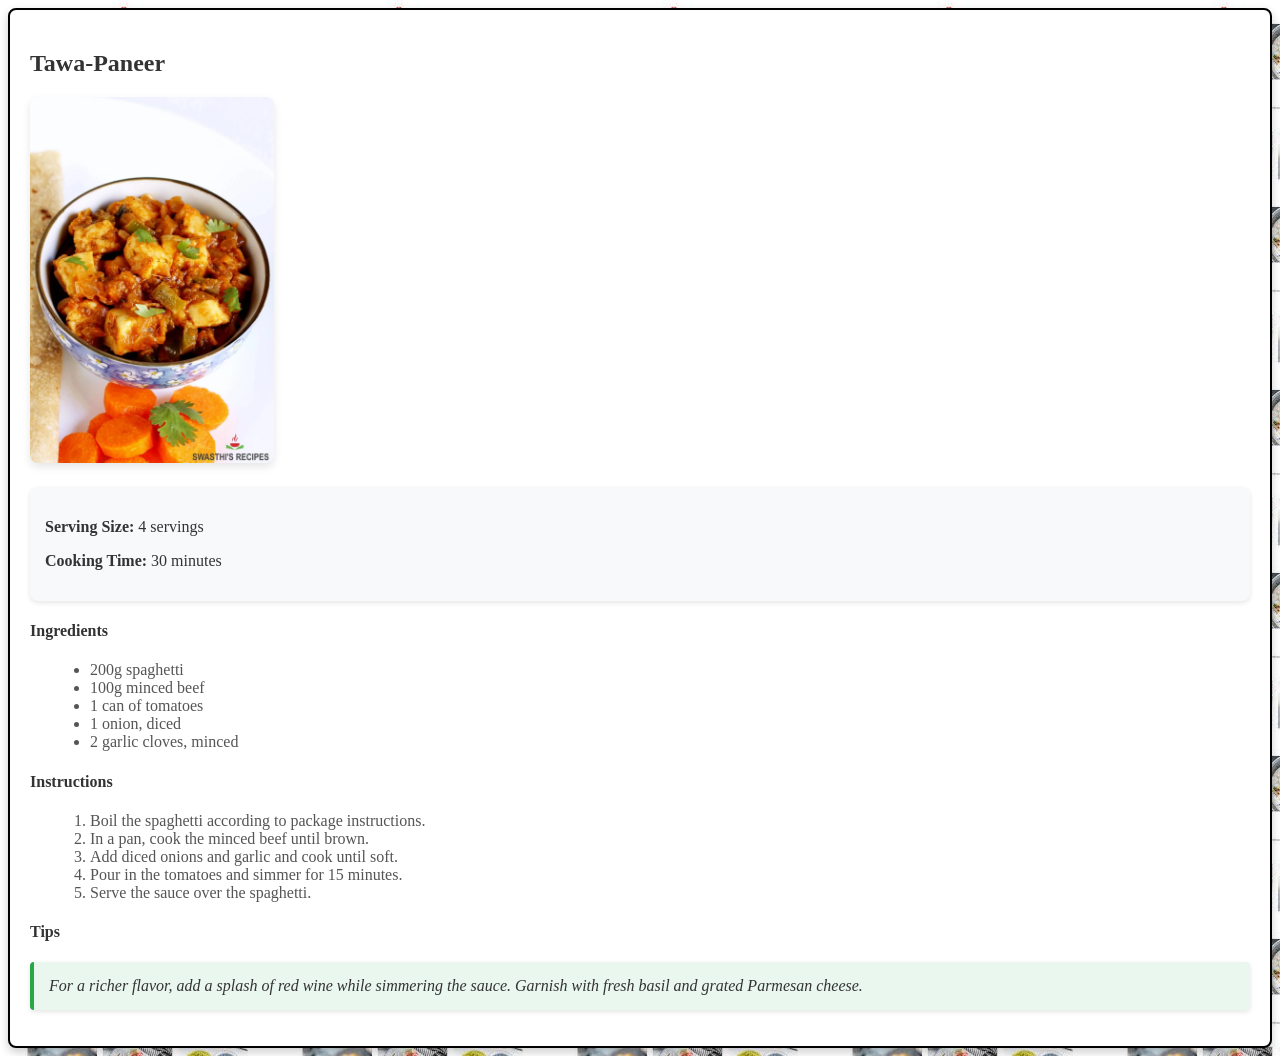
<file: tp.html>
<!DOCTYPE html>
<html lang="en">
<head>
    <meta charset="UTF-8">
    <meta name="viewport" content="width=device-width, initial-scale=1.0">
    <title>Tawa-Paneer</title>
    <link rel="stylesheet" href="./tp.css">

</head>
<body>
    <div class="container mt-5 recipe-detail">
        <h2>Tawa-Paneer</h2>
        <img src="./tawa-paneer.jpeg" class="img-fluid recipe-image" alt="Spaghetti Bolognese">
        
        <!-- Additional Info -->
        <div class="info-box">
            <p><strong>Serving Size:</strong> 4 servings</p>
            <p><strong>Cooking Time:</strong> 30 minutes</p>
        </div>
        
        <!-- Ingredients and Instructions -->
        <h4>Ingredients</h4>
        <ul class="ingredients-list">
            <li>200g spaghetti</li>
            <li>100g minced beef</li>
            <li>1 can of tomatoes</li>
            <li>1 onion, diced</li>
            <li>2 garlic cloves, minced</li>
            <!-- Add more ingredients as needed -->
        </ul>
        
        <h4>Instructions</h4>
        <ol class="instructions-list">
            <li>Boil the spaghetti according to package instructions.</li>
            <li>In a pan, cook the minced beef until brown.</li>
            <li>Add diced onions and garlic and cook until soft.</li>
            <li>Pour in the tomatoes and simmer for 15 minutes.</li>
            <li>Serve the sauce over the spaghetti.</li>
        </ol>

        <!-- Cooking Tips -->
        <h4>Tips</h4>
        <p class="tips">For a richer flavor, add a splash of red wine while simmering the sauce. Garnish with fresh basil and grated Parmesan cheese.</p>
    </div>

</body>
</html>
</file>
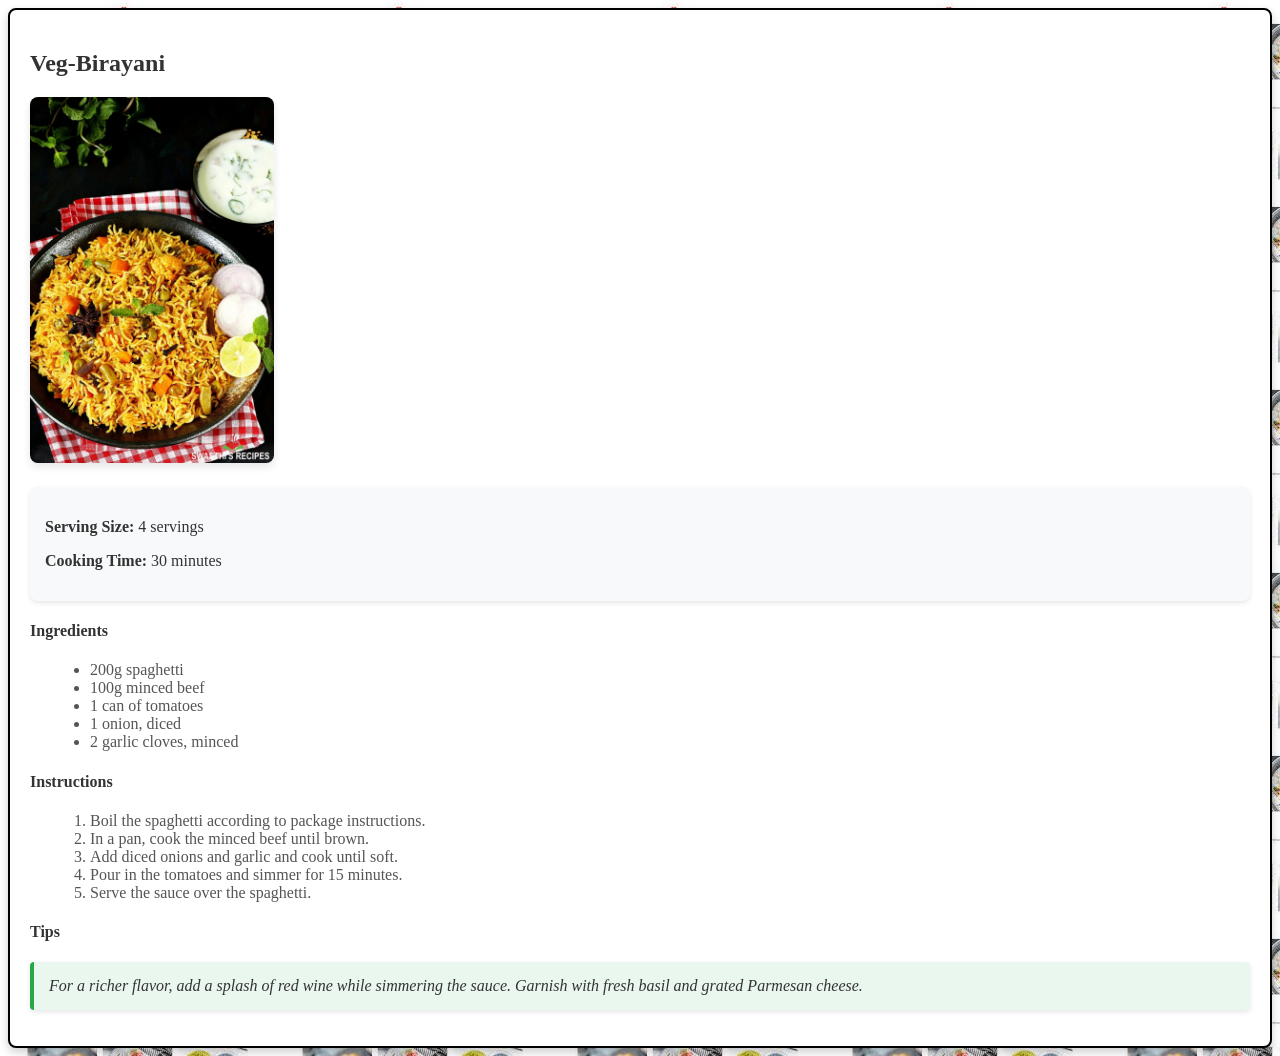
<file: vb.html>
<!DOCTYPE html>
<html lang="en">
<head>
    <meta charset="UTF-8">
    <meta name="viewport" content="width=device-width, initial-scale=1.0">
    <title>Veg-Birayani</title>
    <link rel="stylesheet" href="./vb.css">

</head>
<body>
    <div class="container mt-5 recipe-detail">
        <h2>Veg-Birayani</h2>
        <img src="./veg birayani.jpeg" class="img-fluid recipe-image" alt="Spaghetti Bolognese">
        
        <!-- Additional Info -->
        <div class="info-box">
            <p><strong>Serving Size:</strong> 4 servings</p>
            <p><strong>Cooking Time:</strong> 30 minutes</p>
        </div>
        
        <!-- Ingredients and Instructions -->
        <h4>Ingredients</h4>
        <ul class="ingredients-list">
            <li>200g spaghetti</li>
            <li>100g minced beef</li>
            <li>1 can of tomatoes</li>
            <li>1 onion, diced</li>
            <li>2 garlic cloves, minced</li>
            <!-- Add more ingredients as needed -->
        </ul>
        
        <h4>Instructions</h4>
        <ol class="instructions-list">
            <li>Boil the spaghetti according to package instructions.</li>
            <li>In a pan, cook the minced beef until brown.</li>
            <li>Add diced onions and garlic and cook until soft.</li>
            <li>Pour in the tomatoes and simmer for 15 minutes.</li>
            <li>Serve the sauce over the spaghetti.</li>
        </ol>

        <!-- Cooking Tips -->
        <h4>Tips</h4>
        <p class="tips">For a richer flavor, add a splash of red wine while simmering the sauce. Garnish with fresh basil and grated Parmesan cheese.</p>
    </div>
</body>
</html>
</file>
<file: style.css>
/* General Reset */
* {
  margin: 10;
  padding: 0;
  box-sizing: border-box;
}

body {
  font-family: Arial, sans-serif;
  line-height: 1;
  background-image: url('./bgimage.jpeg'); /* Replace with your own background image path */
  background-size: cover;
  background-attachment: fixed;
  color:black;
}

/* Navbar */
.navbar {
  background-color:black; /* Semi-transparent background */
}

.navbar-brand,
.nav-link {
  color: #ffffff !important;
}

.nav-link:hover {
  color:greenyellow!important; /* Accent color on hover */
}

/* Hero Section */
.jumbotron {
  background-color:antiquewhite;
  padding: 1rem;
  margin-top: 50px;
  border-radius: 150px;
}

.jumbotron h1 {
  color:red;
  font-weight: bold;
}

.jumbotron p {
  color:black;
}

/* Featured Recipes Section */
h2.text-center {
  color:black;
  font-weight: bold;
  margin-bottom: 5rem;
}

.card {
  transition: transform 0.5s;
}

.card:hover {
  transform: scale(1.05);
}

.card-title {
  color:darkcyan;
  font-weight: bold;
}

.card-text {
  color:black;
}

/* About Section */
.container img {
  padding:1rem;
  border-radius: 10%;
}

.container h2 {
  color:crimson;
  font-weight: bold;
  margin-top: 1rem;
}

/* Contact Section */
.bg-light {
  background-color:#8a2be2;
}

.container.text-center h2 {
  color:#8a2be2;
}

.btn-primary {
  background-color: #f39c12;
  border: none;
}

.btn-primary:hover {
  background:black;
}

/* Footer */
footer {
  background-color: rgba(0, 0, 0, 0.8);
}

footer p,
footer a {
  color: #ffffff;
  margin: 0;
}

footer a:hover {
  color: #f8c471;
}

/* Media Queries */
@media (max-width: 768px) {
  .jumbotron {
      padding: 1rem;
  }

  .jumbotron h1 {
      font-size: 1.8rem;
  }

  .container h2 {
      font-size: 1.5rem;
  }
}
</file>
<file: about.css>
/* General Reset */
* {
    margin: 0;
    padding: 0;
    box-sizing: border-box;
}

body {
    font-family: Arial, sans-serif;
    color: #333;
    background-color: #f9f9f9;
}

/* About Section */
.about-section {
    border: 2px solid black;

    background-color: aquamarine;
    padding: 3rem;
    border-radius: 10px;
    box-shadow: 0px 4px 8px rgba(0, 0, 0, 0.1);
    margin: 170px;
    background-repeat: no-repeat;
    background-size: cover;
}

.about-section img {
    border-radius: 50px;
    margin-bottom: 1rem;
}

.about-section h2 {
    font-size: 2.5rem;
    color: #333;
    margin-bottom: 1rem;
    text-align: center;
}

.about-section h3 {
    font-size: 1.75rem;
    color: #007bff;
    margin-top: 1rem;
}

.about-section p {
    font-size: 1rem;
    line-height: 1.6;
    color: #555;
    margin-bottom: 1rem;
}

@media (max-width: 768px) {
    .about-section h2 {
        font-size: 2rem;
    }

    .about-section h3 {
        font-size: 1.5rem;
    }
}
</file>
<file: chc.css>
/* Body Background */
body {
    background-image: url('./recipedetail.jpeg');
}

/* Recipe Detail Container */
.recipe-detail {
    background: #fff;
    border-radius: 1px;
    box-shadow: 0px 4px 10px rgba(0, 0, 0, 0.2);
    border:2px solid black
}

/* Recipe Image */
.recipe-image {
    width: 20%;
    height: 100%;
    border-radius: 20px;
    margin-bottom: 20px;
    box-shadow: 0px 4px 8px rgba(0, 0, 0, 0.1);
    background-color: aquamarine;
}

/* Information Box */
.info-box {
    font-size: 1rem;
    color: #333;
    background: #f8f9fa;
    padding: 1px;
    border-radius: 8px;
    box-shadow: 0px 2px 5px rgba(0, 0, 0, 0.1);
    margin-bottom: 20px;
}

/* Headers */
h2, h4 {
    color: #333;
    font-weight: bold;
}

/* Ingredients List */
.ingredients-list, .instructions-list {
    list-style-type: disc;
    margin-left: 20px;
    color: #555;
}

/* Instructions List */
.instructions-list {
    list-style-type: decimal;
}

/* Tips Section */
.tips {
    background: #e9f7ef;
    padding: 15px;
    border-left: 4px solid #28a745;
    font-style: italic;
    color: #333;
    border-radius: 4px;
    margin-top: 15px;
    box-shadow: 0px 2px 5px rgba(0, 0, 0, 0.1);
}
</file>
<file: contact.css>
/* General Reset */
* {
    margin: 0;
    padding: 0;
    box-sizing: border-box;
}

body {
    font-family: Arial, sans-serif;
    background-image: url('./contact.jpeg');
    background-repeat: no-repeat;
    background-size: cover;
    color:black;
}

/* Contact Section */
.contact-section {
    background:0px;
    padding: 5rem;
    border-radius: 20px;
    box-shadow: 0px 4px 8px rgba(0, 0, 0, 0);
    margin: 20px;
}

.contact-section h2 {
    color:darkblue;
    font-size: 4rem;
    margin-bottom: 5rem;
}

.contact-text {
    color:crimson;
    font-size: 1.6rem;
    margin-bottom: 2rem;
}

.contact-section .form-control {
    border: 1px solid #ccc;
    border-radius: 5px;
    padding: 10px;
}

.contact-section .form-control:focus {
    border-color: #007bff;
    box-shadow: 0 0 5px rgba(0, 123, 255, 0.5);
}

.contact-section .btn-primary {
    background-color: #007bff;
    border: none;
    padding: 5px 5px;
    font-size: 1.1rem;
    border-radius: 1px;
    transition: background-color 0.3s;
}

.contact-section .btn-primary:hover {
    background-color: #0056b3;
}

@media (max-width: 768px) {
    .contact-section {
        padding: 1rem;
    }

    .contact-section h2 {
        font-size: 2rem;
    }
}
</file>
<file: cp.css>
/* Body Background */
body {
    background-image: url('./recipedetail.jpeg');
}

/* Recipe Detail Container */
.recipe-detail {
    background: #fff;
    border-radius: 1px;
    box-shadow: 0px 4px 10px rgba(0, 0, 0, 0.2);
    border:2px solid black
}

/* Recipe Image */
.recipe-image {
    width: 20%;
    height: 100%;
    border-radius: 20px;
    margin-bottom: 20px;
    box-shadow: 0px 4px 8px rgba(0, 0, 0, 0.1);
    background-color: aquamarine;
}

/* Information Box */
.info-box {
    font-size: 1rem;
    color: #333;
    background: #f8f9fa;
    padding: 1px;
    border-radius: 8px;
    box-shadow: 0px 2px 5px rgba(0, 0, 0, 0.1);
    margin-bottom: 20px;
}

/* Headers */
h2, h4 {
    color: #333;
    font-weight: bold;
}

/* Ingredients List */
.ingredients-list, .instructions-list {
    list-style-type: disc;
    margin-left: 20px;
    color: #555;
}

/* Instructions List */
.instructions-list {
    list-style-type: decimal;
}

/* Tips Section */
.tips {
    background: #e9f7ef;
    padding: 15px;
    border-left: 4px solid #28a745;
    font-style: italic;
    color: #333;
    border-radius: 4px;
    margin-top: 15px;
    box-shadow: 0px 2px 5px rgba(0, 0, 0, 0.1);
}
</file>
<file: cs.css>
/* Body Background */
body {
    background-image: url('./recipedetail.jpeg');
}

/* Recipe Detail Container */
.recipe-detail {
    background: #fff;
    border-radius: 1px;
    box-shadow: 0px 4px 10px rgba(0, 0, 0, 0.2);
    border:2px solid black
}

/* Recipe Image */
.recipe-image {
    width: 20%;
    height: 100%;
    border-radius: 20px;
    margin-bottom: 20px;
    box-shadow: 0px 4px 8px rgba(0, 0, 0, 0.1);
    background-color: aquamarine;
}

/* Information Box */
.info-box {
    font-size: 1rem;
    color: #333;
    background: #f8f9fa;
    padding: 1px;
    border-radius: 8px;
    box-shadow: 0px 2px 5px rgba(0, 0, 0, 0.1);
    margin-bottom: 20px;
}

/* Headers */
h2, h4 {
    color: #333;
    font-weight: bold;
}

/* Ingredients List */
.ingredients-list, .instructions-list {
    list-style-type: disc;
    margin-left: 20px;
    color: #555;
}

/* Instructions List */
.instructions-list {
    list-style-type: decimal;
}

/* Tips Section */
.tips {
    background: #e9f7ef;
    padding: 15px;
    border-left: 4px solid #28a745;
    font-style: italic;
    color: #333;
    border-radius: 4px;
    margin-top: 15px;
    box-shadow: 0px 2px 5px rgba(0, 0, 0, 0.1);
}
</file>
<file: ep.css>
/* Body Background */
body {
    background-image: url('./recipedetail.jpeg');
}

/* Recipe Detail Container */
.recipe-detail {
    background: #fff;
    padding: 20px;
    border-radius: 8px;
    box-shadow: 0px 4px 10px rgba(0, 0, 0, 0.2);
    border:2px solid black
}

/* Recipe Image */
.recipe-image {
    width: 20%;
    height: auto;
    border-radius: 8px;
    margin-bottom: 20px;
    box-shadow: 0px 4px 8px rgba(0, 0, 0, 0.1);
    background-color: aquamarine;
}

/* Information Box */
.info-box {
    font-size: 1rem;
    color: #333;
    background: #f8f9fa;
    padding: 15px;
    border-radius: 8px;
    box-shadow: 0px 2px 5px rgba(0, 0, 0, 0.1);
    margin-bottom: 20px;
}

/* Headers */
h2, h4 {
    color: #333;
    font-weight: bold;
}

/* Ingredients List */
.ingredients-list, .instructions-list {
    list-style-type: disc;
    margin-left: 20px;
    color: #555;
}

/* Instructions List */
.instructions-list {
    list-style-type: decimal;
}

/* Tips Section */
.tips {
    background: #e9f7ef;
    padding: 15px;
    border-left: 4px solid #28a745;
    font-style: italic;
    color: #333;
    border-radius: 4px;
    margin-top: 15px;
    box-shadow: 0px 2px 5px rgba(0, 0, 0, 0.1);
}
</file>
<file: ipm.css>
/* Body Background */
body {
    background-image: url('./recipedetail.jpeg');
}

/* Recipe Detail Container */
.recipe-detail {
    background: #fff;
    padding: 20px;
    border-radius: 8px;
    box-shadow: 0px 4px 10px rgba(0, 0, 0, 0.2);
    border:2px solid black
}

/* Recipe Image */
.recipe-image {
    width: 20%;
    height: auto;
    border-radius: 8px;
    margin-bottom: 20px;
    box-shadow: 0px 4px 8px rgba(0, 0, 0, 0.1);
    background-color: aquamarine;
}

/* Information Box */
.info-box {
    font-size: 1rem;
    color: #333;
    background: #f8f9fa;
    padding: 15px;
    border-radius: 8px;
    box-shadow: 0px 2px 5px rgba(0, 0, 0, 0.1);
    margin-bottom: 20px;
}

/* Headers */
h2, h4 {
    color: #333;
    font-weight: bold;
}

/* Ingredients List */
.ingredients-list, .instructions-list {
    list-style-type: disc;
    margin-left: 20px;
    color: #555;
}

/* Instructions List */
.instructions-list {
    list-style-type: decimal;
}

/* Tips Section */
.tips {
    background: #e9f7ef;
    padding: 15px;
    border-left: 4px solid #28a745;
    font-style: italic;
    color: #333;
    border-radius: 4px;
    margin-top: 15px;
    box-shadow: 0px 2px 5px rgba(0, 0, 0, 0.1);
}
</file>
<file: rc.css>
/* Body Background */
body {
    background-image: url('./recipedetail.jpeg');
}

/* Recipe Detail Container */
.recipe-detail {
    background: #fff;
    padding: 20px;
    border-radius: 8px;
    box-shadow: 0px 4px 10px rgba(0, 0, 0, 0.2);
    border:2px solid black
}

/* Recipe Image */
.recipe-image {
    width: 20%;
    height: auto;
    border-radius: 8px;
    margin-bottom: 20px;
    box-shadow: 0px 4px 8px rgba(0, 0, 0, 0.1);
    background-color: aquamarine;
}

/* Information Box */
.info-box {
    font-size: 1rem;
    color: #333;
    background: #f8f9fa;
    padding: 15px;
    border-radius: 8px;
    box-shadow: 0px 2px 5px rgba(0, 0, 0, 0.1);
    margin-bottom: 20px;
}

/* Headers */
h2, h4 {
    color: #333;
    font-weight: bold;
}

/* Ingredients List */
.ingredients-list, .instructions-list {
    list-style-type: disc;
    margin-left: 20px;
    color: #555;
}

/* Instructions List */
.instructions-list {
    list-style-type: decimal;
}

/* Tips Section */
.tips {
    background: #e9f7ef;
    padding: 15px;
    border-left: 4px solid #28a745;
    font-style: italic;
    color: #333;
    border-radius: 4px;
    margin-top: 15px;
    box-shadow: 0px 2px 5px rgba(0, 0, 0, 0.1);
}
</file>
<file: recipe.css>
/* General Reset */
* {
    margin: 0;
    padding: 0;
    box-sizing: border-box;
}

body {
    font-family: Arial, sans-serif;
    background-image: url('./recipebg.jpeg') ;
    background-size: cover;
    padding:1px; /* Space for the navbar */
    background-repeat: no-repeat;
}

h2 {
    font-size: 2.5rem;
    color:whitesmoke;
    margin-bottom: 1.5rem;
}

/* Navbar */
.navbar {
    background-color:#007bff; /* Semi-transparent background */
}

/* Container and Sections */
.container {
    background-color: rgba(15, 7, 7, 0.1);/* Light background for readability */
    
}

/* Recipe Cards */
.card {
    border: 2px solid rgb(0, 0, 0);
    border-radius: 20px;
    box-shadow: 0px 4px 8px rgba(0, 0, 0, 0.1);
    transition: transform 0.5s ease;
}

.card:hover {
    transform: scale(1.05);
}

.card img {
    border-top-left-radius: 8px;
    border-top-right-radius: 8px;
    max-height: 200px;
    object-fit: cover;
}

.card-title {
    font-size: 1.25rem;
    color:black;
}

.card-text {
    font-size: 1rem;
    color: #666;
    line-height: 1.6;
}

.btn-primary {
    background-color: rgb(0, 123, 255);
    border: none;
    transition: background-color 0.3s ease;
}

.btn-primary:hover {
    background-color: #0056b3;
}

/* Responsive adjustments */
@media (max-width: 768px) {
    h2 {
        font-size: 2rem;
    }

    .card-title {
        font-size: 1.1rem;
    }
}
</file>
<file: sb.css>
/* Body Background */
body {
    background-image: url('./recipedetail.jpeg');
}

/* Recipe Detail Container */
.recipe-detail {
    background: #fff;
    border-radius: 1px;
    box-shadow: 0px 4px 10px rgba(0, 0, 0, 0.2);
    border:2px solid black
}

/* Recipe Image */
.recipe-image {
    width: 20%;
    height: 100%;
    border-radius: 20px;
    margin-bottom: 20px;
    box-shadow: 0px 4px 8px rgba(0, 0, 0, 0.1);
    background-color: aquamarine;
}

/* Information Box */
.info-box {
    font-size: 1rem;
    color: #333;
    background: #f8f9fa;
    padding: 1px;
    border-radius: 8px;
    box-shadow: 0px 2px 5px rgba(0, 0, 0, 0.1);
    margin-bottom: 20px;
}

/* Headers */
h2, h4 {
    color: #333;
    font-weight: bold;
}

/* Ingredients List */
.ingredients-list, .instructions-list {
    list-style-type: disc;
    margin-left: 20px;
    color: #555;
}

/* Instructions List */
.instructions-list {
    list-style-type: decimal;
}

/* Tips Section */
.tips {
    background: #e9f7ef;
    padding: 15px;
    border-left: 4px solid #28a745;
    font-style: italic;
    color: #333;
    border-radius: 4px;
    margin-top: 15px;
    box-shadow: 0px 2px 5px rgba(0, 0, 0, 0.1);
}
</file>
<file: submit.css>
/* Basic Reset */
* {
    margin: 0;
    padding: 0;
    box-sizing: border-box;
}

/* Body Styling */
body {
    font-family: Arial, sans-serif;
    line-height: 3;
    background-image: url('./about2.jpeg');
    padding: 100px;
    background-repeat:no-repeat;
    background-size: cover;
}

/* Container Styling */
.container {
    max-width: 600px;
    margin: 0 auto;
    background-color: #de3838;
    padding: 30px;
    border-radius: 10px;
    box-shadow: 0px 4px 8px rgba(0, 0, 0, 0.1);
    border:2px solid black;
}

/* Section Styling */
#submit h2 {
    text-align: center;
    margin-bottom: 20px;
    color: #007bff;
}

/* Form Styling */
.form-group {
    margin-bottom: 15px;
}

.form-group label {
    font-weight: bold;
    margin-bottom: 5px;
    display: inline-block;
}

.form-control {
    width: 100%;
    padding: 10px;
    border: 1px solid #ddd;
    border-radius: 5px;
    font-size: 16px;
}

/* Button Styling */
.btn-primary {
    width: 100%;
    padding: 10px;
    font-size: 18px;
    font-weight: bold;
    color: #fff;
    background-color: #007bff;
    border: none;
    border-radius: 5px;
    cursor: pointer;
    transition: background-color 0.3s ease;
}

.btn-primary:hover {
    background-color: #0056b3;
}

/* Responsive Design */
@media (max-width: 768px) {
    .container {
        padding: 20px;
    }

    #submit h2 {
        font-size: 24px;
    }

    .btn-primary {
        font-size: 16px;
    }
}
</file>
<file: tp.css>
/* Body Background */
body {
    background-image: url('./recipedetail.jpeg');
}

/* Recipe Detail Container */
.recipe-detail {
    background: #fff;
    padding: 20px;
    border-radius: 8px;
    box-shadow: 0px 4px 10px rgba(0, 0, 0, 0.2);
    border:2px solid black
}

/* Recipe Image */
.recipe-image {
    width: 20%;
    height: auto;
    border-radius: 8px;
    margin-bottom: 20px;
    box-shadow: 0px 4px 8px rgba(0, 0, 0, 0.1);
    background-color: aquamarine;
}

/* Information Box */
.info-box {
    font-size: 1rem;
    color: #333;
    background: #f8f9fa;
    padding: 15px;
    border-radius: 8px;
    box-shadow: 0px 2px 5px rgba(0, 0, 0, 0.1);
    margin-bottom: 20px;
}

/* Headers */
h2, h4 {
    color: #333;
    font-weight: bold;
}

/* Ingredients List */
.ingredients-list, .instructions-list {
    list-style-type: disc;
    margin-left: 20px;
    color: #555;
}

/* Instructions List */
.instructions-list {
    list-style-type: decimal;
}

/* Tips Section */
.tips {
    background: #e9f7ef;
    padding: 15px;
    border-left: 4px solid #28a745;
    font-style: italic;
    color: #333;
    border-radius: 4px;
    margin-top: 15px;
    box-shadow: 0px 2px 5px rgba(0, 0, 0, 0.1);
}
</file>
<file: vb.css>
/* Body Background */
body {
    background-image: url('./recipedetail.jpeg');
}

/* Recipe Detail Container */
.recipe-detail {
    background: #fff;
    padding: 20px;
    border-radius: 8px;
    box-shadow: 0px 4px 10px rgba(0, 0, 0, 0.2);
    border:2px solid black
}

/* Recipe Image */
.recipe-image {
    width: 20%;
    height: auto;
    border-radius: 8px;
    margin-bottom: 20px;
    box-shadow: 0px 4px 8px rgba(0, 0, 0, 0.1);
    background-color: aquamarine;
}

/* Information Box */
.info-box {
    font-size: 1rem;
    color: #333;
    background: #f8f9fa;
    padding: 15px;
    border-radius: 8px;
    box-shadow: 0px 2px 5px rgba(0, 0, 0, 0.1);
    margin-bottom: 20px;
}

/* Headers */
h2, h4 {
    color: #333;
    font-weight: bold;
}

/* Ingredients List */
.ingredients-list, .instructions-list {
    list-style-type: disc;
    margin-left: 20px;
    color: #555;
}

/* Instructions List */
.instructions-list {
    list-style-type: decimal;
}

/* Tips Section */
.tips {
    background: #e9f7ef;
    padding: 15px;
    border-left: 4px solid #28a745;
    font-style: italic;
    color: #333;
    border-radius: 4px;
    margin-top: 15px;
    box-shadow: 0px 2px 5px rgba(0, 0, 0, 0.1);
}
</file>
